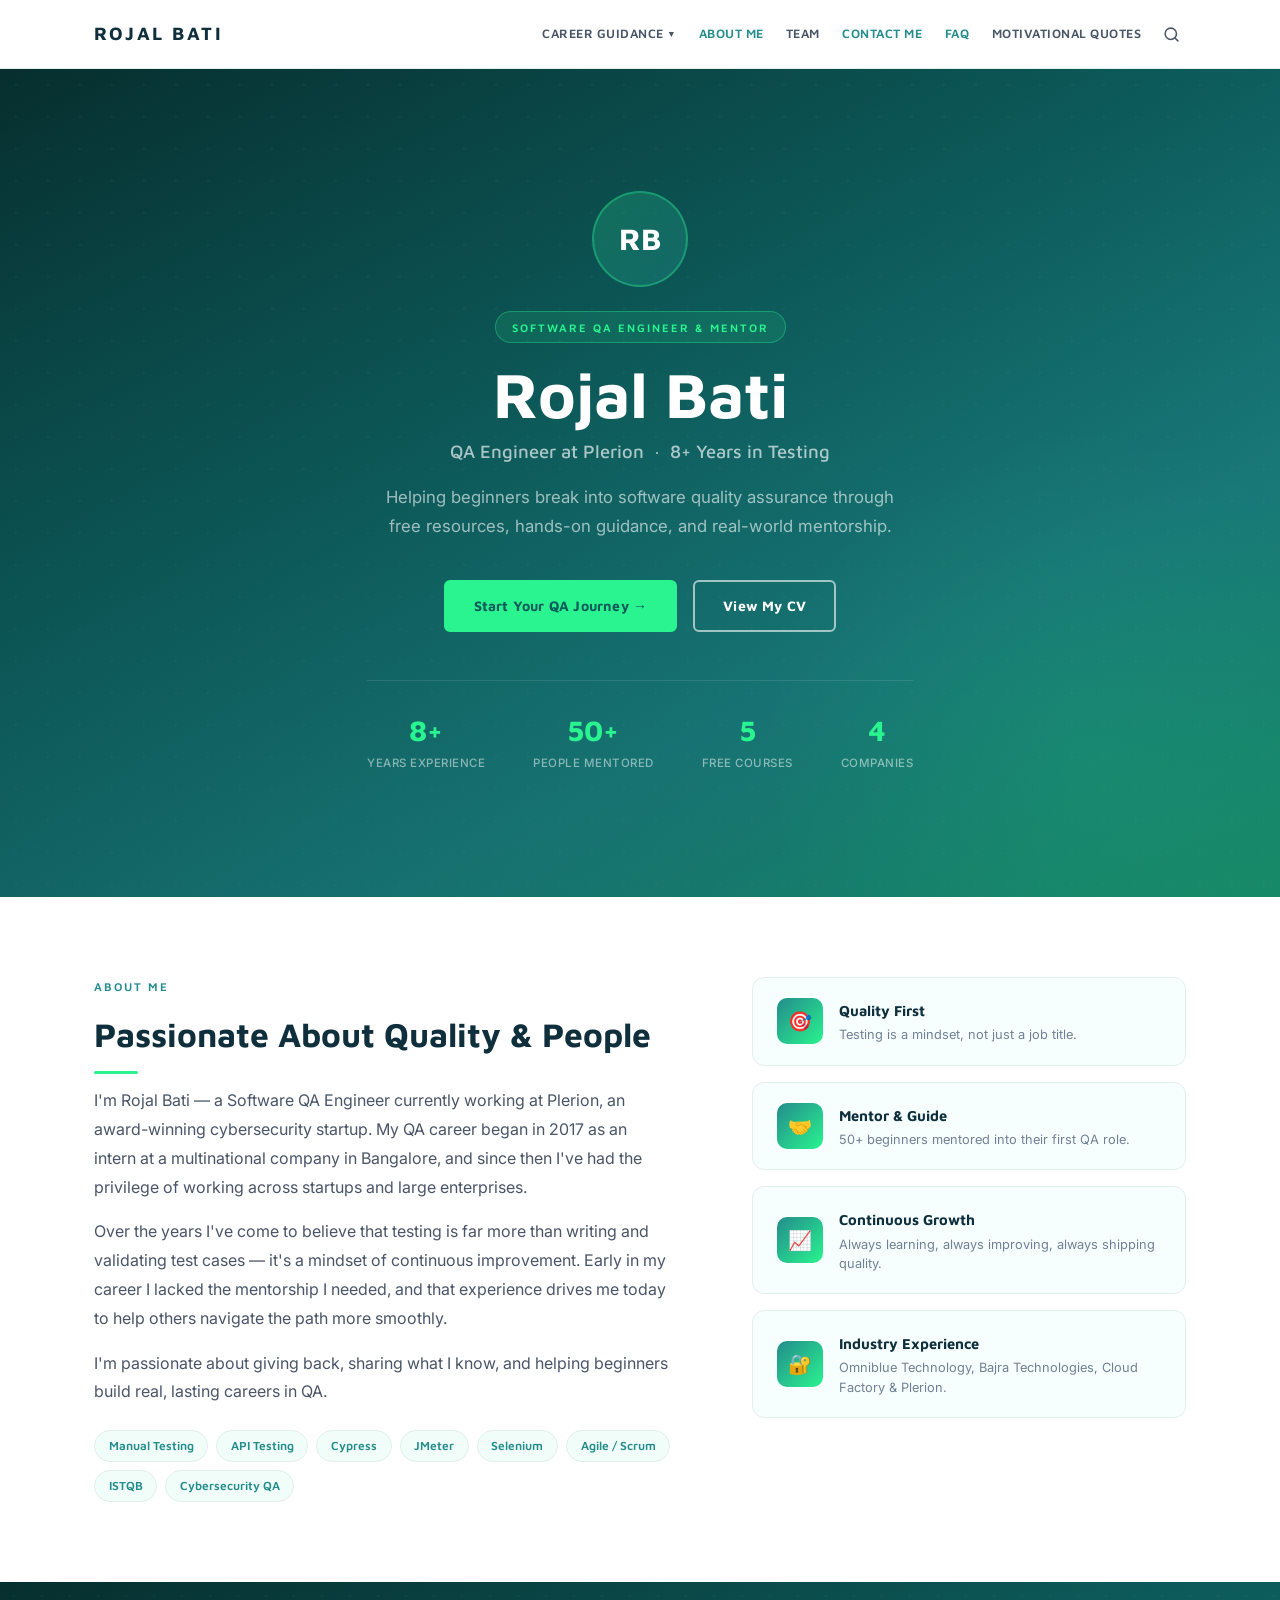
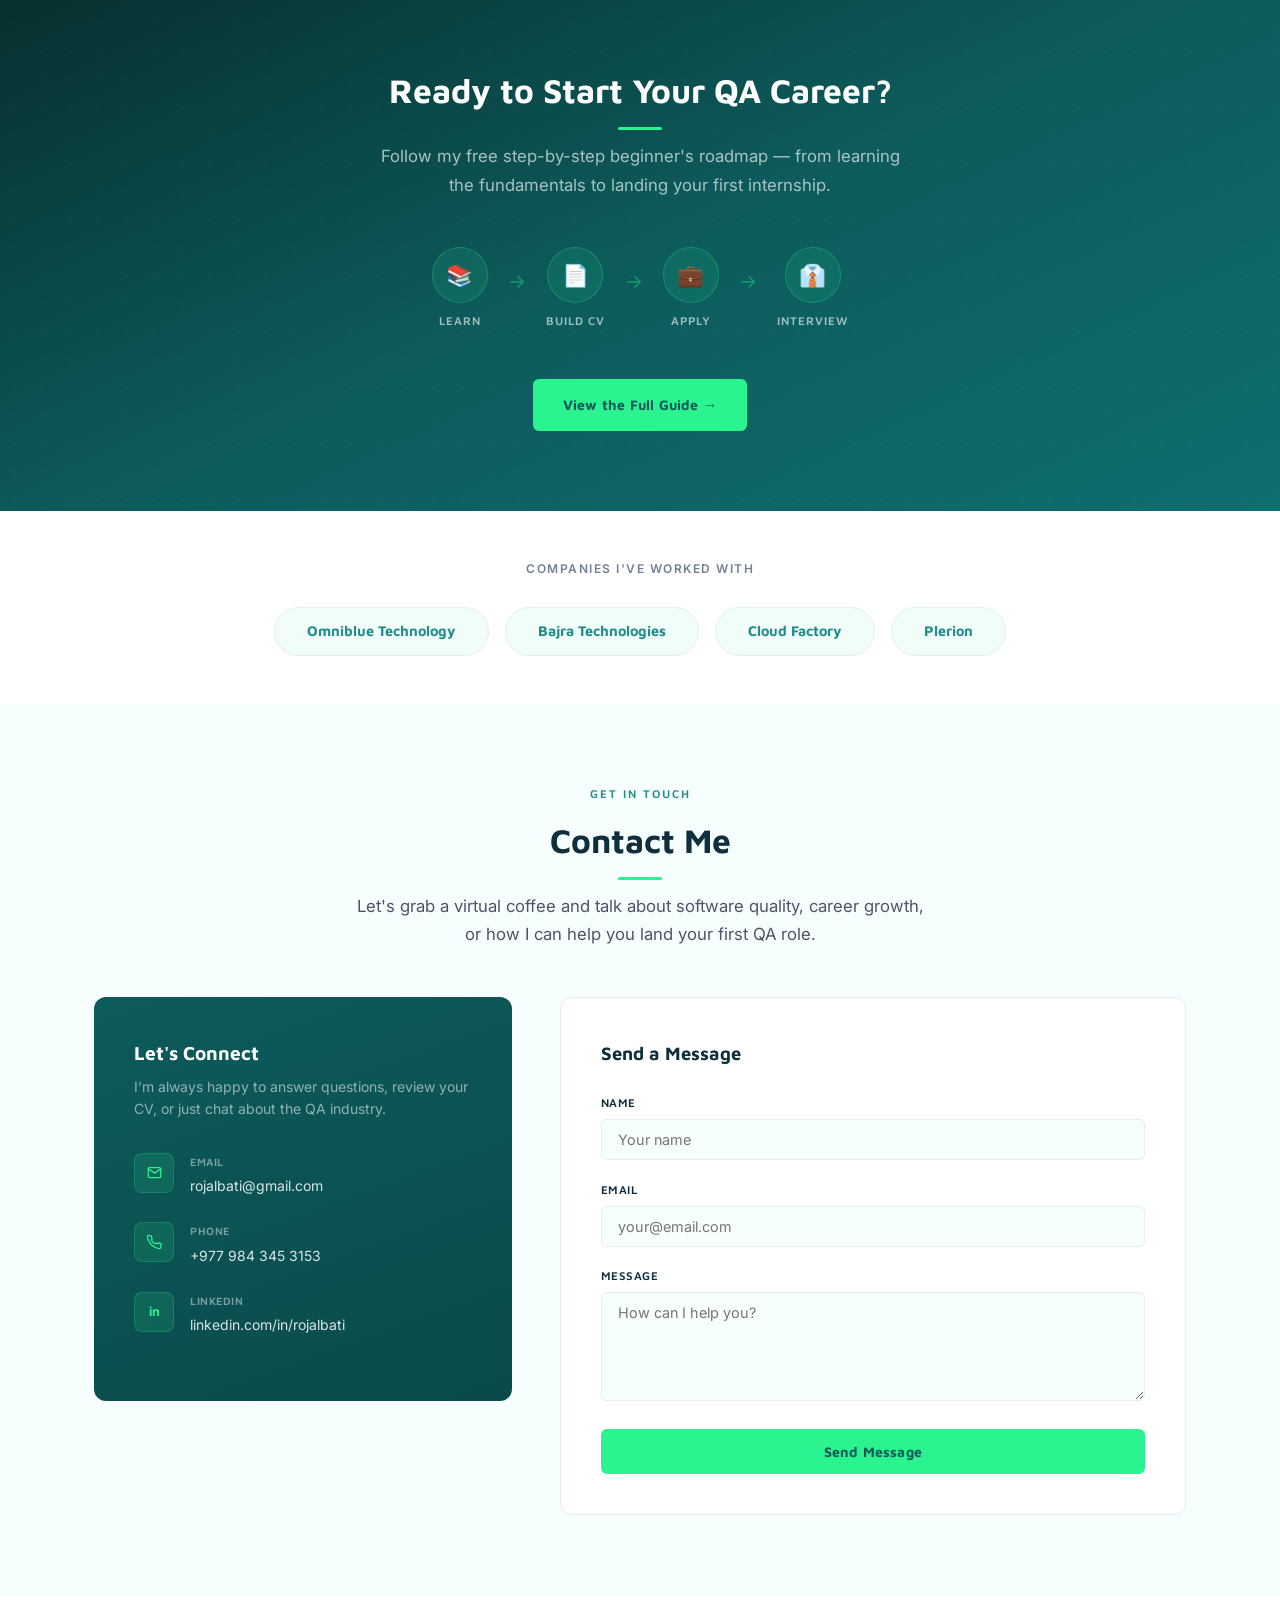
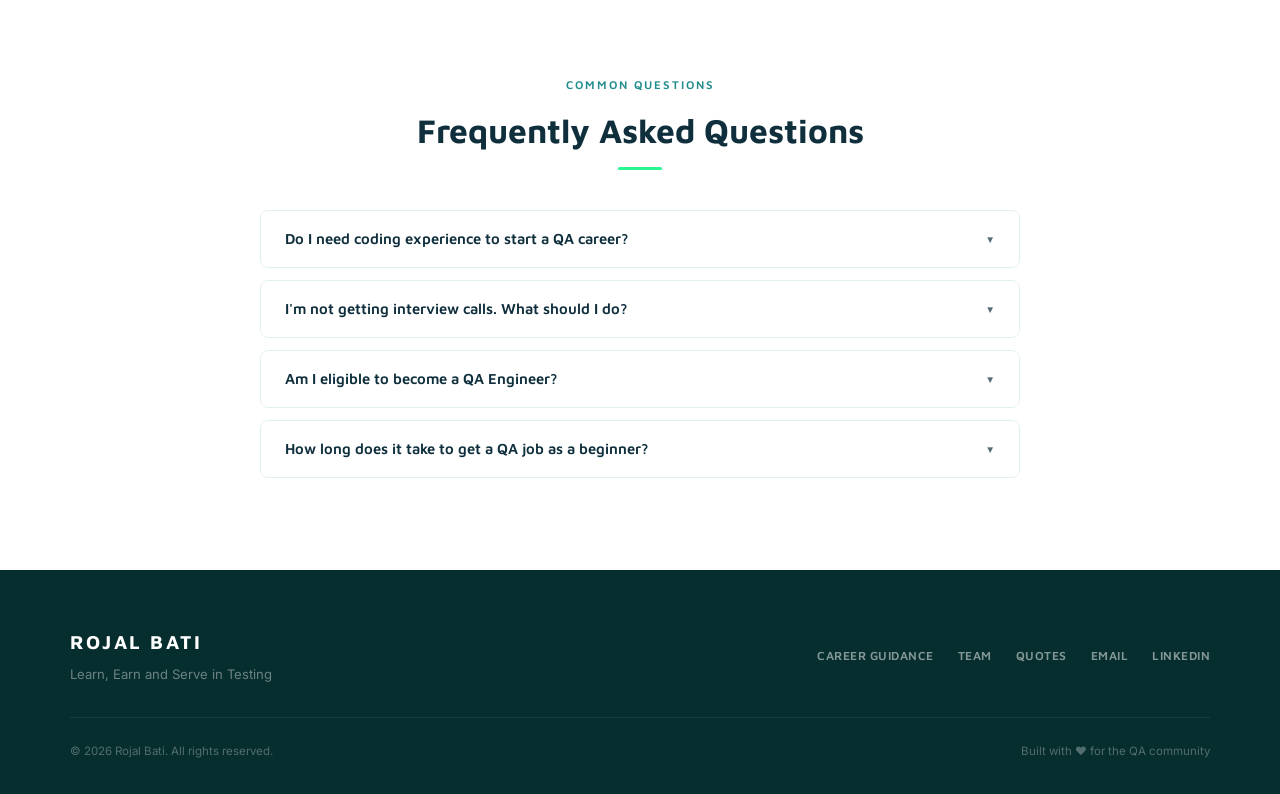
<file: index.html>
<!DOCTYPE html>
<html lang="en">
<head>
  <meta charset="UTF-8" />
  <meta name="viewport" content="width=device-width, initial-scale=1.0" />
  <title>Rojal Bati — Software QA Engineer & Mentor</title>
  <meta name="description" content="Rojal Bati — Software QA Engineer at Plerion. Helping beginners land their first QA role through free career guidance, curated courses, and real-world mentorship." />
  <link rel="preconnect" href="https://fonts.googleapis.com" />
  <link rel="preconnect" href="https://fonts.gstatic.com" crossorigin />
  <link href="https://fonts.googleapis.com/css2?family=Inter:wght@400;500;600&family=Maven+Pro:wght@400;600;700&display=swap" rel="stylesheet" />
  <link rel="stylesheet" href="style.css" />
  <script src="nav.js" defer></script>
</head>
<body>

  <div id="header-placeholder"></div>

  <!-- HERO -->
  <section class="hero">
    <div class="hero-overlay"></div>
    <div class="hero-content">
      <div class="hero-avatar">RB</div>
      <span class="hero-label">Software QA Engineer &amp; Mentor</span>
      <h1 class="hero-title">Rojal Bati</h1>
      <p class="hero-role">QA Engineer at Plerion &nbsp;·&nbsp; 8+ Years in Testing</p>
      <p class="hero-tagline">Helping beginners break into software quality assurance through free resources, hands-on guidance, and real-world mentorship.</p>
      <div class="hero-buttons">
        <a href="career-guidance.html" class="btn btn-hero-primary">Start Your QA Journey &rarr;</a>
        <a href="https://drive.google.com/file/d/1ZV6zfyZ4a313md52zOy6KZWncdwYHofM/view" target="_blank" rel="noopener" class="btn btn-hero-outline">View My CV</a>
      </div>
      <div class="hero-stats">
        <div class="hero-stat">
          <span class="hero-stat-num">8+</span>
          <span class="hero-stat-label">Years Experience</span>
        </div>
        <div class="hero-stat">
          <span class="hero-stat-num">50+</span>
          <span class="hero-stat-label">People Mentored</span>
        </div>
        <div class="hero-stat">
          <span class="hero-stat-num">5</span>
          <span class="hero-stat-label">Free Courses</span>
        </div>
        <div class="hero-stat">
          <span class="hero-stat-num">4</span>
          <span class="hero-stat-label">Companies</span>
        </div>
      </div>
    </div>
  </section>

  <!-- ABOUT -->
  <section class="section about-section" id="about">
    <div class="container">
      <div class="about-grid">
        <div class="about-text">
          <span class="about-eyebrow">About Me</span>
          <h2 class="section-title">Passionate About Quality &amp; People</h2>
          <p>I'm Rojal Bati — a Software QA Engineer currently working at Plerion, an award-winning cybersecurity startup. My QA career began in 2017 as an intern at a multinational company in Bangalore, and since then I've had the privilege of working across startups and large enterprises.</p>
          <p>Over the years I've come to believe that testing is far more than writing and validating test cases — it's a mindset of continuous improvement. Early in my career I lacked the mentorship I needed, and that experience drives me today to help others navigate the path more smoothly.</p>
          <p>I'm passionate about giving back, sharing what I know, and helping beginners build real, lasting careers in QA.</p>
          <div class="skill-chips">
            <span class="chip">Manual Testing</span>
            <span class="chip">API Testing</span>
            <span class="chip">Cypress</span>
            <span class="chip">JMeter</span>
            <span class="chip">Selenium</span>
            <span class="chip">Agile / Scrum</span>
            <span class="chip">ISTQB</span>
            <span class="chip">Cybersecurity QA</span>
          </div>
        </div>
        <div class="about-visual">
          <div class="about-card">
            <div class="about-card-icon">🎯</div>
            <div>
              <h4>Quality First</h4>
              <p>Testing is a mindset, not just a job title.</p>
            </div>
          </div>
          <div class="about-card">
            <div class="about-card-icon">🤝</div>
            <div>
              <h4>Mentor &amp; Guide</h4>
              <p>50+ beginners mentored into their first QA role.</p>
            </div>
          </div>
          <div class="about-card">
            <div class="about-card-icon">📈</div>
            <div>
              <h4>Continuous Growth</h4>
              <p>Always learning, always improving, always shipping quality.</p>
            </div>
          </div>
          <div class="about-card">
            <div class="about-card-icon">🔐</div>
            <div>
              <h4>Industry Experience</h4>
              <p>Omniblue Technology, Bajra Technologies, Cloud Factory &amp; Plerion.</p>
            </div>
          </div>
        </div>
      </div>
    </div>
  </section>

  <!-- CAREER GUIDANCE CTA -->
  <section class="cta-section">
    <div class="container">
      <div class="cta-inner">
        <h2 class="section-title text-center">Ready to Start Your QA Career?</h2>
        <p class="cta-subtitle">Follow my free step-by-step beginner's roadmap — from learning the fundamentals to landing your first internship.</p>
        <div class="cta-steps">
          <div class="cta-step">
            <div class="cta-step-icon">📚</div>
            <span class="cta-step-label">Learn</span>
          </div>
          <span class="cta-step-arrow">&rarr;</span>
          <div class="cta-step">
            <div class="cta-step-icon">📄</div>
            <span class="cta-step-label">Build CV</span>
          </div>
          <span class="cta-step-arrow">&rarr;</span>
          <div class="cta-step">
            <div class="cta-step-icon">💼</div>
            <span class="cta-step-label">Apply</span>
          </div>
          <span class="cta-step-arrow">&rarr;</span>
          <div class="cta-step">
            <div class="cta-step-icon">👔</div>
            <span class="cta-step-label">Interview</span>
          </div>
        </div>
        <a href="career-guidance.html" class="btn btn-hero-primary">View the Full Guide &rarr;</a>
      </div>
    </div>
  </section>

  <!-- COMPANIES -->
  <section class="companies-section" id="companies">
    <div class="container">
      <p class="companies-label">Companies I've worked with</p>
      <div class="companies-row">
        <span class="company-pill">Omniblue Technology</span>
        <span class="company-pill">Bajra Technologies</span>
        <span class="company-pill">Cloud Factory</span>
        <span class="company-pill">Plerion</span>
      </div>
    </div>
  </section>

  <!-- CONTACT -->
  <section class="section contact-section" id="contact">
    <div class="container">
      <span class="section-label" style="text-align:center;display:block;">Get in Touch</span>
      <h2 class="section-title text-center">Contact Me</h2>
      <p class="contact-intro">Let's grab a virtual coffee and talk about software quality, career growth, or how I can help you land your first QA role.</p>
      <div class="contact-grid">
        <div class="contact-info-card">
          <h3>Let's Connect</h3>
          <p>I'm always happy to answer questions, review your CV, or just chat about the QA industry.</p>
          <div class="contact-item">
            <span class="contact-icon">
              <svg xmlns="http://www.w3.org/2000/svg" width="15" height="15" viewBox="0 0 24 24" fill="none" stroke="currentColor" stroke-width="2" stroke-linecap="round" stroke-linejoin="round"><path d="M4 4h16c1.1 0 2 .9 2 2v12c0 1.1-.9 2-2 2H4c-1.1 0-2-.9-2-2V6c0-1.1.9-2 2-2z"/><polyline points="22,6 12,13 2,6"/></svg>
            </span>
            <div>
              <strong>Email</strong>
              <p><a href="mailto:rojalbati@gmail.com">rojalbati@gmail.com</a></p>
            </div>
          </div>
          <div class="contact-item">
            <span class="contact-icon">
              <svg xmlns="http://www.w3.org/2000/svg" width="15" height="15" viewBox="0 0 24 24" fill="none" stroke="currentColor" stroke-width="2" stroke-linecap="round" stroke-linejoin="round"><path d="M22 16.92v3a2 2 0 01-2.18 2 19.79 19.79 0 01-8.63-3.07A19.5 19.5 0 013.07 9.5a19.79 19.79 0 01-3.07-8.67A2 2 0 012.18 1h3a2 2 0 012 1.72c.127.96.361 1.903.7 2.81a2 2 0 01-.45 2.11L6.91 8.09a16 16 0 006 6l.56-.56a2 2 0 012.11-.45c.907.339 1.85.573 2.81.7A2 2 0 0122 16.92z"/></svg>
            </span>
            <div>
              <strong>Phone</strong>
              <p><a href="tel:+9779843453153">+977 984 345 3153</a></p>
            </div>
          </div>
          <div class="contact-item">
            <span class="contact-icon" style="font-size:0.78rem;font-weight:700;">in</span>
            <div>
              <strong>LinkedIn</strong>
              <p><a href="https://linkedin.com/in/rojalbati" target="_blank" rel="noopener">linkedin.com/in/rojalbati</a></p>
            </div>
          </div>
        </div>
        <div class="contact-form-wrap">
          <h3>Send a Message</h3>
          <form id="contactForm" onsubmit="handleSubmit(event)">
            <div class="form-group">
              <label for="name">Name</label>
              <input type="text" id="name" name="name" placeholder="Your name" required />
            </div>
            <div class="form-group">
              <label for="email">Email</label>
              <input type="email" id="email" name="email" placeholder="your@email.com" required />
            </div>
            <div class="form-group">
              <label for="message">Message</label>
              <textarea id="message" name="message" rows="5" placeholder="How can I help you?" required></textarea>
            </div>
            <button type="submit" class="btn btn-primary" style="width:100%;justify-content:center;">Send Message</button>
          </form>
        </div>
      </div>
    </div>
  </section>

  <!-- FAQ -->
  <section class="section faq-section" id="faq">
    <div class="container">
      <span class="section-label" style="text-align:center;display:block;">Common Questions</span>
      <h2 class="section-title text-center">Frequently Asked Questions</h2>
      <div class="faq-list">
        <div class="faq-item">
          <button class="faq-question" onclick="toggleFaq(this)">
            Do I need coding experience to start a QA career?
            <span class="faq-arrow">&#9660;</span>
          </button>
          <div class="faq-answer">
            <p>Not necessarily — but it helps enormously. You can start as a manual tester without writing a single line of code. That's how many QA engineers, including myself, began their journey.</p>
            <p>However, those who learn to code tend to contribute more, advance faster, and earn higher salaries over time. I personally picked up Java and Selenium after starting as a manual tester. My advice: start without code if you must, but commit to learning it alongside your QA fundamentals.</p>
          </div>
        </div>
        <div class="faq-item">
          <button class="faq-question" onclick="toggleFaq(this)">
            I'm not getting interview calls. What should I do?
            <span class="faq-arrow">&#9660;</span>
          </button>
          <div class="faq-answer">
            <p>Here are five things that will make a real difference:</p>
            <ol>
              <li>Build a solid foundation — learn QA fundamentals, terminology, and core tools.</li>
              <li>Craft a strong, ATS-optimised CV that mirrors job descriptions.</li>
              <li>Keep your LinkedIn active — post your learnings, certifications, and projects.</li>
              <li>Research the tools used by real QA engineers and add them to your skillset.</li>
              <li>Apply broadly, including internships — each application teaches you something valuable.</li>
            </ol>
          </div>
        </div>
        <div class="faq-item">
          <button class="faq-question" onclick="toggleFaq(this)">
            Am I eligible to become a QA Engineer?
            <span class="faq-arrow">&#9660;</span>
          </button>
          <div class="faq-answer">
            <p>If you're detail-oriented, curious, and genuinely care about user experience, QA is a great fit. Great testers tend to be creative thinkers who enjoy breaking things in order to make them better.</p>
            <p>Even without a technical background you can break into QA with dedication and the right guidance. The field welcomes people from diverse backgrounds — what matters most is your commitment to quality and continuous learning.</p>
          </div>
        </div>
        <div class="faq-item">
          <button class="faq-question" onclick="toggleFaq(this)">
            How long does it take to get a QA job as a beginner?
            <span class="faq-arrow">&#9660;</span>
          </button>
          <div class="faq-answer">
            <p>With focused effort, most beginners are interview-ready within 2–3 months of following a structured path — completing the core courses, building a targeted CV, and actively applying.</p>
            <p>The timeline depends on your consistency, how much time you invest daily, and the job market in your area. Internships are a great entry point; many convert into full-time roles.</p>
          </div>
        </div>
      </div>
    </div>
  </section>

  <div id="footer-placeholder"></div>
  <script src="script.js"></script>
</body>
</html>
</file>
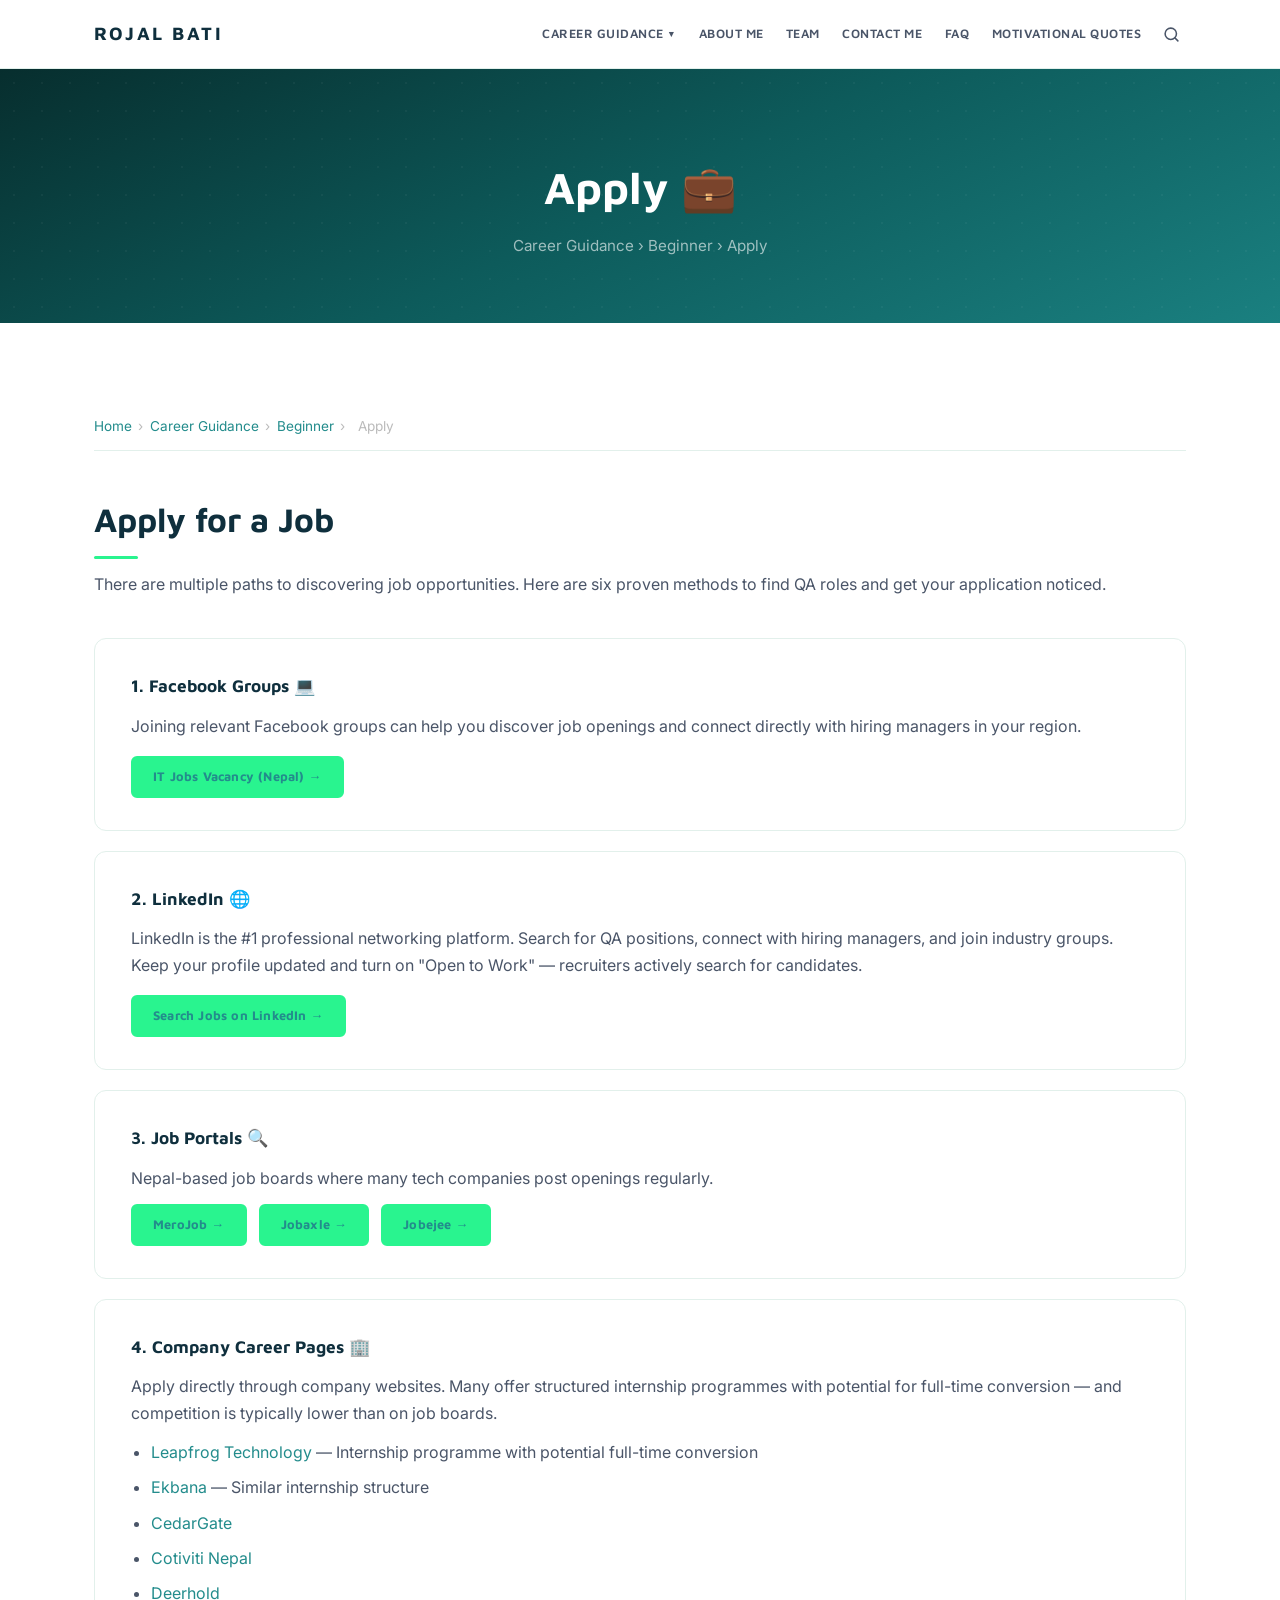
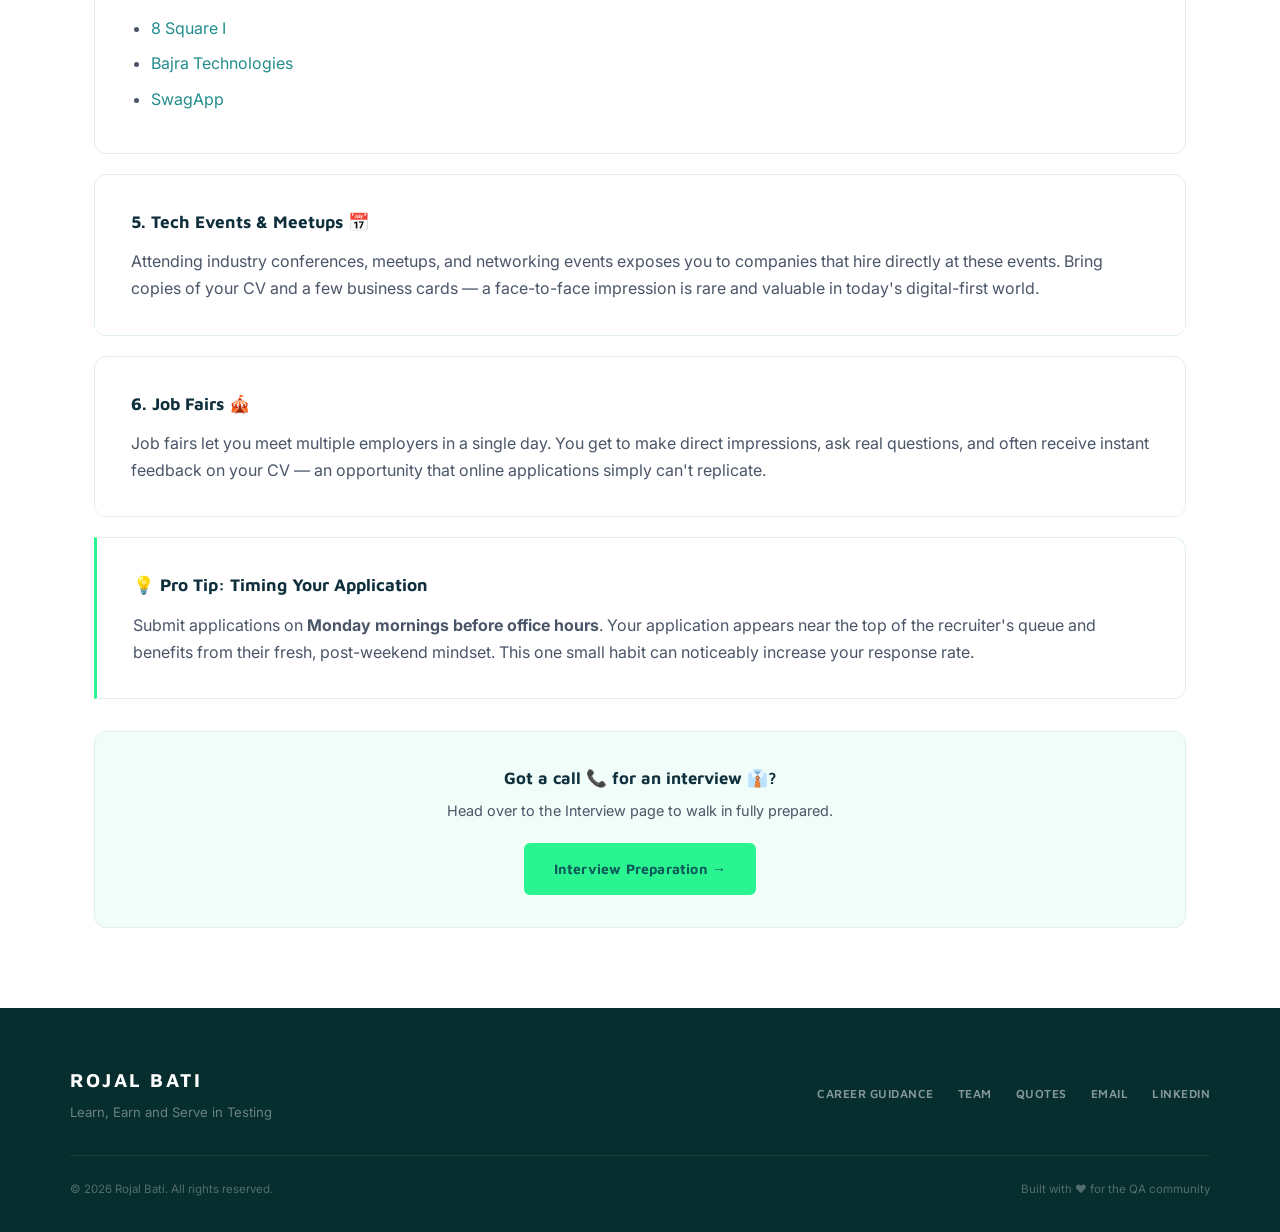
<file: apply.html>
<!DOCTYPE html>
<html lang="en">
<head>
  <meta charset="UTF-8" />
  <meta name="viewport" content="width=device-width, initial-scale=1.0" />
  <title>Apply — Career Guidance | Rojal Bati</title>
  <meta name="description" content="Six proven methods to find and apply for QA engineering roles." />
  <link rel="preconnect" href="https://fonts.googleapis.com" />
  <link rel="preconnect" href="https://fonts.gstatic.com" crossorigin />
  <link href="https://fonts.googleapis.com/css2?family=Inter:wght@400;500;600&family=Maven+Pro:wght@400;600;700&display=swap" rel="stylesheet" />
  <link rel="stylesheet" href="style.css" />
  <script src="nav.js" defer></script>
</head>
<body>

  <div id="header-placeholder"></div>

  <section class="page-hero">
    <div class="page-hero-content">
      <h1 class="page-hero-title">Apply 💼</h1>
      <p class="page-hero-sub">Career Guidance &rsaquo; Beginner &rsaquo; Apply</p>
    </div>
  </section>

  <section class="section">
    <div class="container">
      <div class="breadcrumb">
        <a href="index.html">Home</a><span>&#8250;</span>
        <a href="career-guidance.html">Career Guidance</a><span>&#8250;</span>
        <a href="career-guidance.html">Beginner</a><span>&#8250;</span>
        <span>Apply</span>
      </div>

      <h2 class="section-title">Apply for a Job</h2>
      <p style="color:var(--text);margin-bottom:2.5rem;">There are multiple paths to discovering job opportunities. Here are six proven methods to find QA roles and get your application noticed.</p>

      <div class="content-card">
        <h3>1. Facebook Groups 💻</h3>
        <p>Joining relevant Facebook groups can help you discover job openings and connect directly with hiring managers in your region.</p>
        <a href="https://www.facebook.com/groups/231924633676927" target="_blank" rel="noopener" class="btn btn-primary" style="font-size:0.8rem;padding:0.5rem 1.25rem;margin-top:0.25rem;">
          IT Jobs Vacancy (Nepal) &rarr;
        </a>
      </div>

      <div class="content-card">
        <h3>2. LinkedIn 🌐</h3>
        <p>LinkedIn is the #1 professional networking platform. Search for QA positions, connect with hiring managers, and join industry groups. Keep your profile updated and turn on "Open to Work" — recruiters actively search for candidates.</p>
        <a href="https://www.linkedin.com/jobs/" target="_blank" rel="noopener" class="btn btn-primary" style="font-size:0.8rem;padding:0.5rem 1.25rem;margin-top:0.25rem;">
          Search Jobs on LinkedIn &rarr;
        </a>
      </div>

      <div class="content-card">
        <h3>3. Job Portals 🔍</h3>
        <p>Nepal-based job boards where many tech companies post openings regularly.</p>
        <div style="display:flex;gap:0.75rem;flex-wrap:wrap;margin-top:0.75rem;">
          <a href="https://merojob.com/" target="_blank" rel="noopener" class="btn btn-primary" style="font-size:0.8rem;padding:0.5rem 1.25rem;">MeroJob &rarr;</a>
          <a href="https://jobaxle.com/" target="_blank" rel="noopener" class="btn btn-primary" style="font-size:0.8rem;padding:0.5rem 1.25rem;">Jobaxle &rarr;</a>
          <a href="https://www.jobejee.com/" target="_blank" rel="noopener" class="btn btn-primary" style="font-size:0.8rem;padding:0.5rem 1.25rem;">Jobejee &rarr;</a>
        </div>
      </div>

      <div class="content-card">
        <h3>4. Company Career Pages 🏢</h3>
        <p>Apply directly through company websites. Many offer structured internship programmes with potential for full-time conversion — and competition is typically lower than on job boards.</p>
        <ul style="margin-top:0.75rem;">
          <li><a href="https://career.lftechnology.com/" target="_blank" rel="noopener">Leapfrog Technology</a> — Internship programme with potential full-time conversion</li>
          <li><a href="https://careers.ekbana.com/" target="_blank" rel="noopener">Ekbana</a> — Similar internship structure</li>
          <li><a href="https://www.cedargate.com/careers/" target="_blank" rel="noopener">CedarGate</a></li>
          <li><a href="http://www.cotiviti.com.np/jobs" target="_blank" rel="noopener">Cotiviti Nepal</a></li>
          <li><a href="https://deerhold.com/career/" target="_blank" rel="noopener">Deerhold</a></li>
          <li><a href="https://8squarei.com/career/" target="_blank" rel="noopener">8 Square I</a></li>
          <li><a href="https://www.bajratechnologies.com/jobs" target="_blank" rel="noopener">Bajra Technologies</a></li>
          <li><a href="https://jobs.swagapp.com/jobs/organisations/3ad0881c-8ceb-4afe-946a-74b401427bbc" target="_blank" rel="noopener">SwagApp</a></li>
        </ul>
      </div>

      <div class="content-card">
        <h3>5. Tech Events &amp; Meetups 📅</h3>
        <p>Attending industry conferences, meetups, and networking events exposes you to companies that hire directly at these events. Bring copies of your CV and a few business cards — a face-to-face impression is rare and valuable in today's digital-first world.</p>
      </div>

      <div class="content-card">
        <h3>6. Job Fairs 🎪</h3>
        <p>Job fairs let you meet multiple employers in a single day. You get to make direct impressions, ask real questions, and often receive instant feedback on your CV — an opportunity that online applications simply can't replicate.</p>
      </div>

      <div class="content-card" style="border-left:3px solid var(--accent);border-radius:0 var(--radius) var(--radius) 0;">
        <h3>💡 Pro Tip: Timing Your Application</h3>
        <p>Submit applications on <strong>Monday mornings before office hours</strong>. Your application appears near the top of the recruiter's queue and benefits from their fresh, post-weekend mindset. This one small habit can noticeably increase your response rate.</p>
      </div>

      <div style="background:var(--surface);border:1px solid var(--border);border-radius:var(--radius);padding:2rem;margin-top:2rem;text-align:center;">
        <p style="color:var(--heading);font-family:'Maven Pro',sans-serif;font-weight:700;font-size:1.05rem;margin:0 0 0.4rem;">Got a call 📞 for an interview 👔?</p>
        <p style="color:var(--text);margin:0 0 1.25rem;font-size:0.9rem;">Head over to the Interview page to walk in fully prepared.</p>
        <a href="interview.html" class="btn btn-primary">Interview Preparation &rarr;</a>
      </div>
    </div>
  </section>

  <div id="footer-placeholder"></div>
  <script src="script.js"></script>
</body>
</html>
</file>
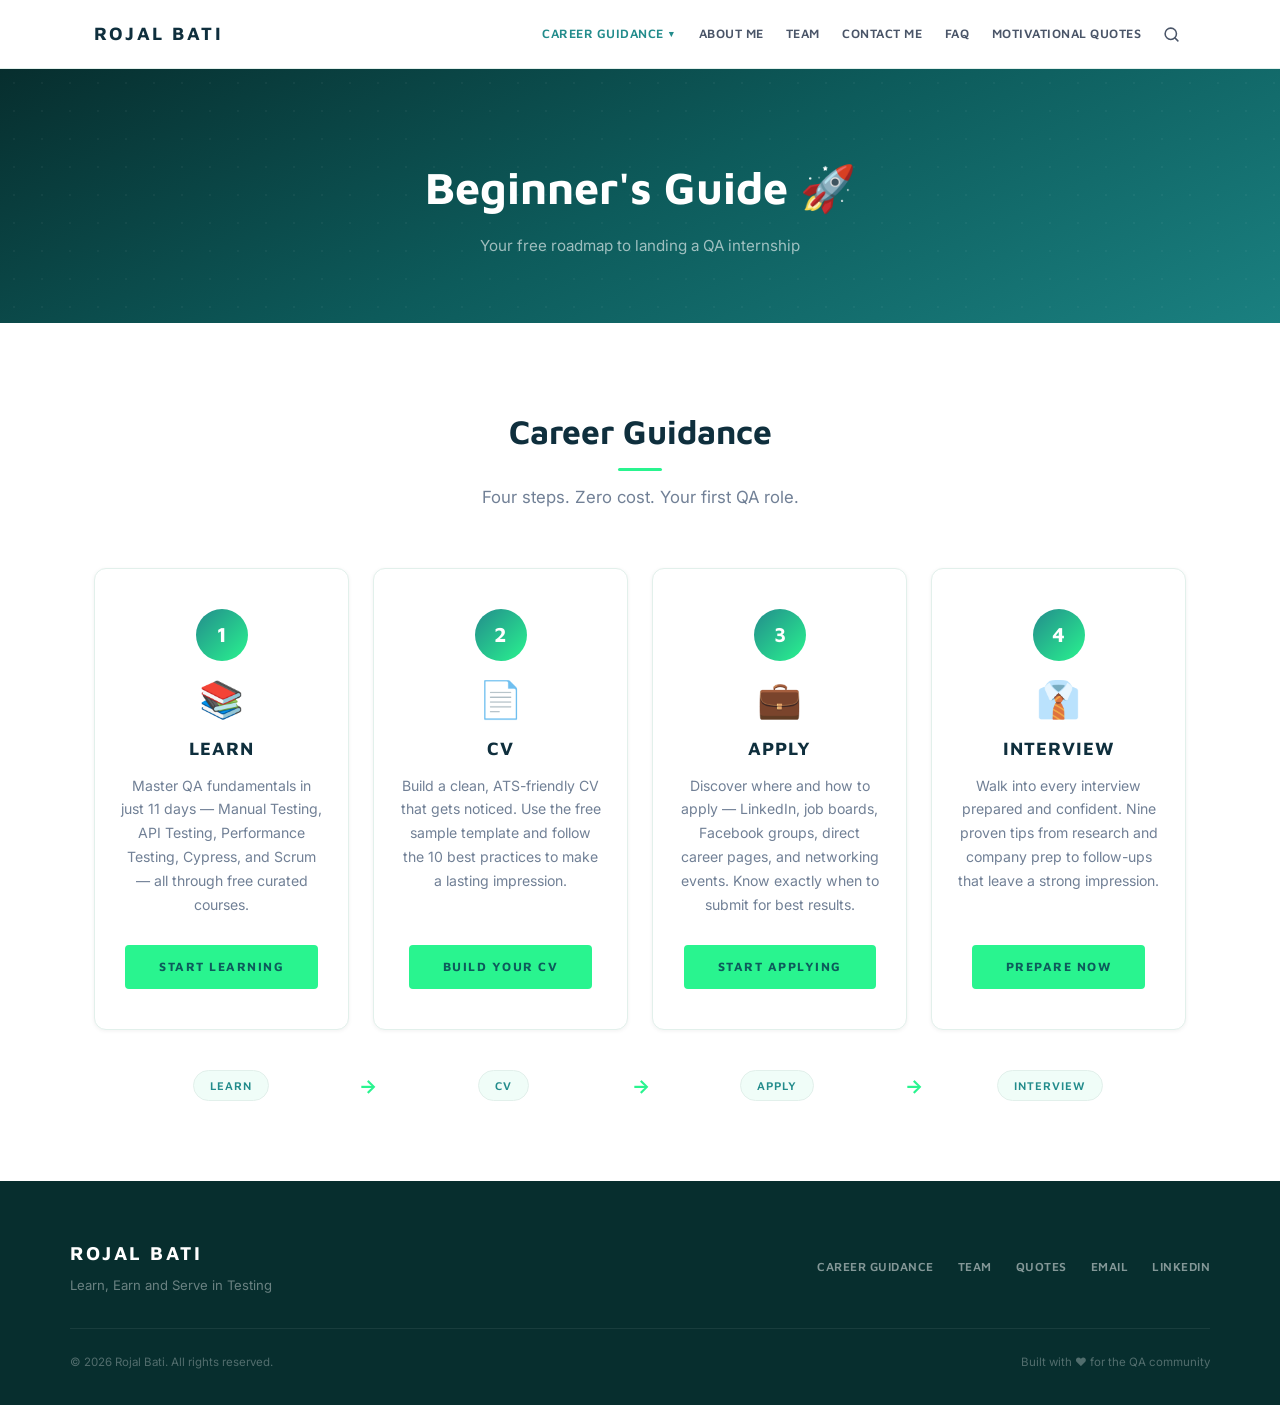
<file: career-guidance.html>
<!DOCTYPE html>
<html lang="en">
<head>
  <meta charset="UTF-8" />
  <meta name="viewport" content="width=device-width, initial-scale=1.0" />
  <title>Career Guidance — Beginner's Guide | Rojal Bati</title>
  <meta name="description" content="A free step-by-step guide to landing your first QA internship — Learn, CV, Apply, Interview." />
  <link rel="preconnect" href="https://fonts.googleapis.com" />
  <link rel="preconnect" href="https://fonts.gstatic.com" crossorigin />
  <link href="https://fonts.googleapis.com/css2?family=Inter:wght@400;500;600&family=Maven+Pro:wght@400;600;700&display=swap" rel="stylesheet" />
  <link rel="stylesheet" href="style.css" />
  <script src="nav.js" defer></script>
</head>
<body>

  <div id="header-placeholder"></div>

  <section class="page-hero">
    <div class="page-hero-content">
      <h1 class="page-hero-title">Beginner's Guide 🚀</h1>
      <p class="page-hero-sub">Your free roadmap to landing a QA internship</p>
    </div>
  </section>

  <section class="steps-section">
    <div class="container">

      <div class="steps-intro">
        <h2 class="section-title text-center">Career Guidance</h2>
        <p>Four steps. Zero cost. Your first QA role.</p>
      </div>

      <div class="steps-grid">

        <div class="step-card">
          <div class="step-number">1</div>
          <div class="step-icon">📚</div>
          <div class="step-title">Learn</div>
          <p class="step-desc">Master QA fundamentals in just 11 days — Manual Testing, API Testing, Performance Testing, Cypress, and Scrum — all through free curated courses.</p>
          <a href="learn.html" class="step-btn">Start Learning</a>
        </div>

        <div class="step-card">
          <div class="step-number">2</div>
          <div class="step-icon">📄</div>
          <div class="step-title">CV</div>
          <p class="step-desc">Build a clean, ATS-friendly CV that gets noticed. Use the free sample template and follow the 10 best practices to make a lasting impression.</p>
          <a href="cv.html" class="step-btn">Build Your CV</a>
        </div>

        <div class="step-card">
          <div class="step-number">3</div>
          <div class="step-icon">💼</div>
          <div class="step-title">Apply</div>
          <p class="step-desc">Discover where and how to apply — LinkedIn, job boards, Facebook groups, direct career pages, and networking events. Know exactly when to submit for best results.</p>
          <a href="apply.html" class="step-btn">Start Applying</a>
        </div>

        <div class="step-card">
          <div class="step-number">4</div>
          <div class="step-icon">👔</div>
          <div class="step-title">Interview</div>
          <p class="step-desc">Walk into every interview prepared and confident. Nine proven tips from research and company prep to follow-ups that leave a strong impression.</p>
          <a href="interview.html" class="step-btn">Prepare Now</a>
        </div>

      </div>

      <div class="steps-flow">
        <div class="flow-step"><span class="flow-label">Learn</span></div>
        <div class="flow-step"><span class="flow-label">CV</span></div>
        <div class="flow-step"><span class="flow-label">Apply</span></div>
        <div class="flow-step"><span class="flow-label">Interview</span></div>
      </div>

    </div>
  </section>

  <div id="footer-placeholder"></div>
  <script src="script.js"></script>
</body>
</html>
</file>
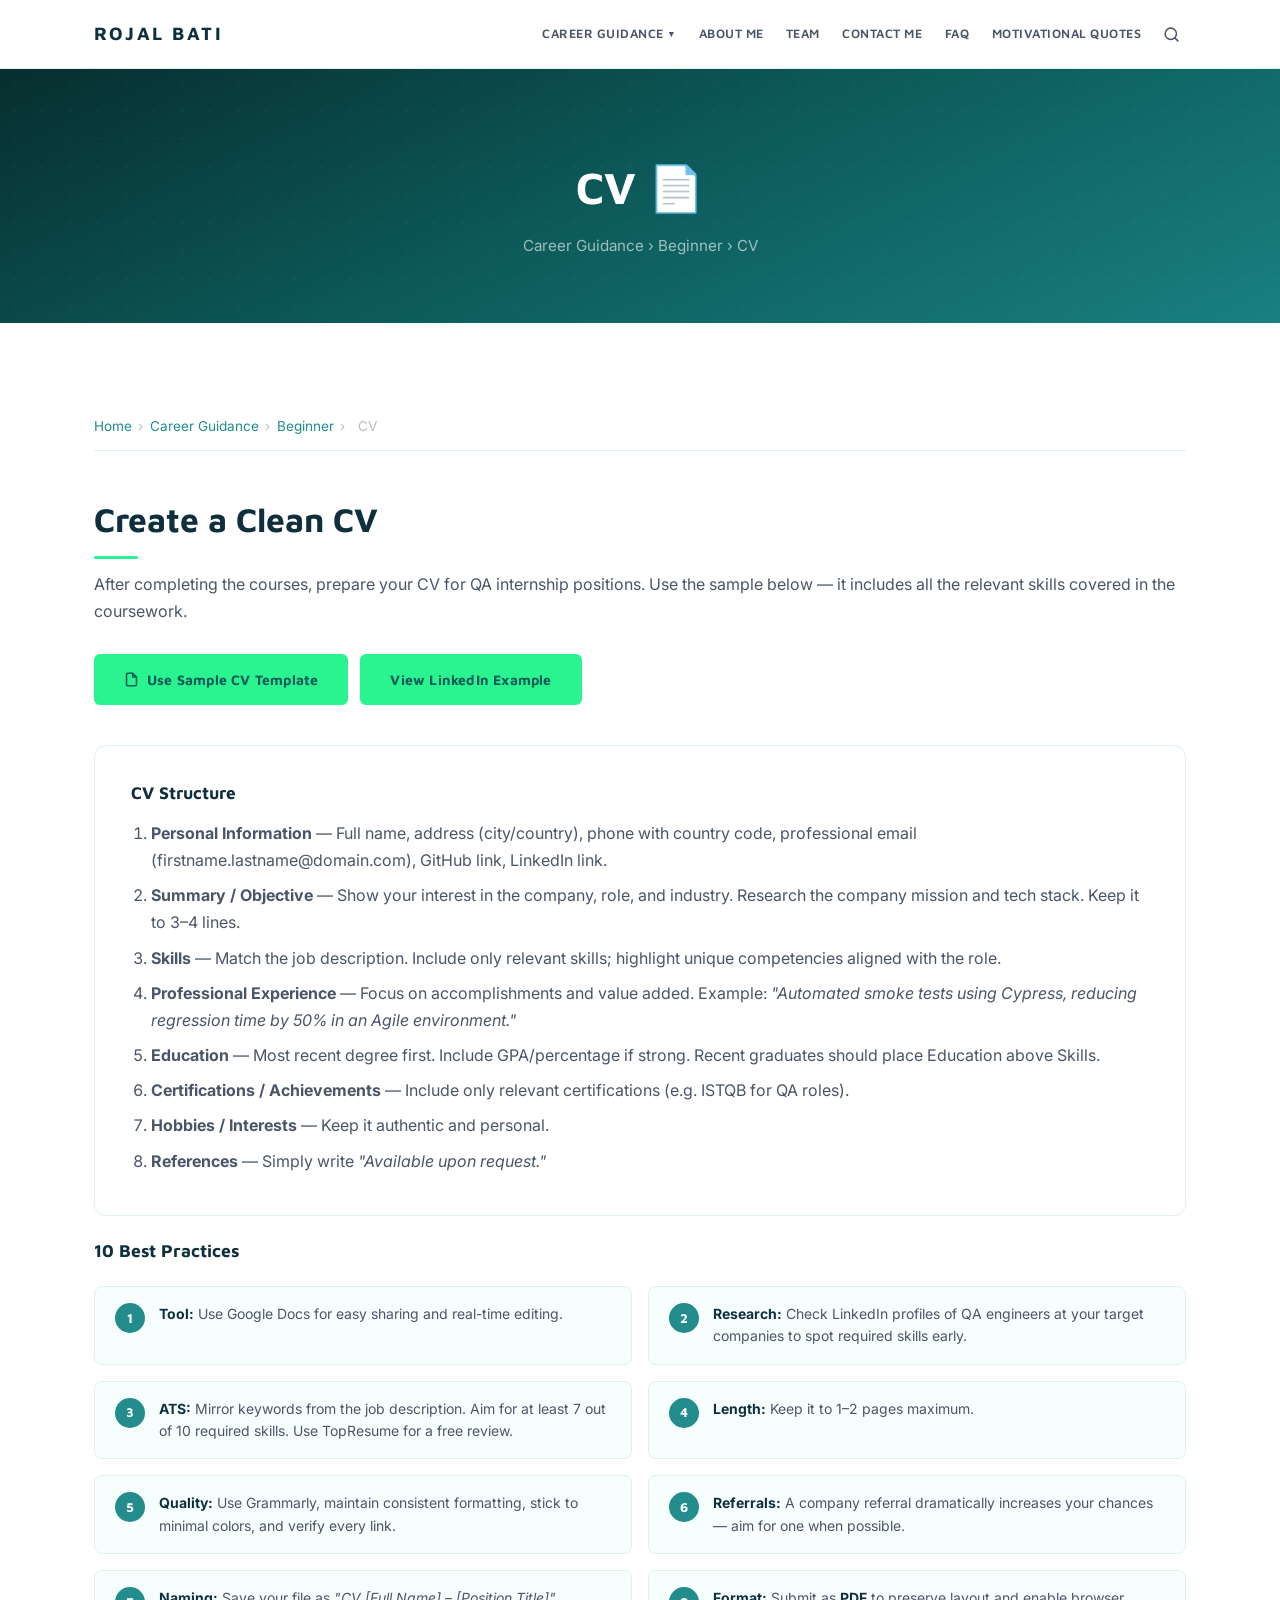
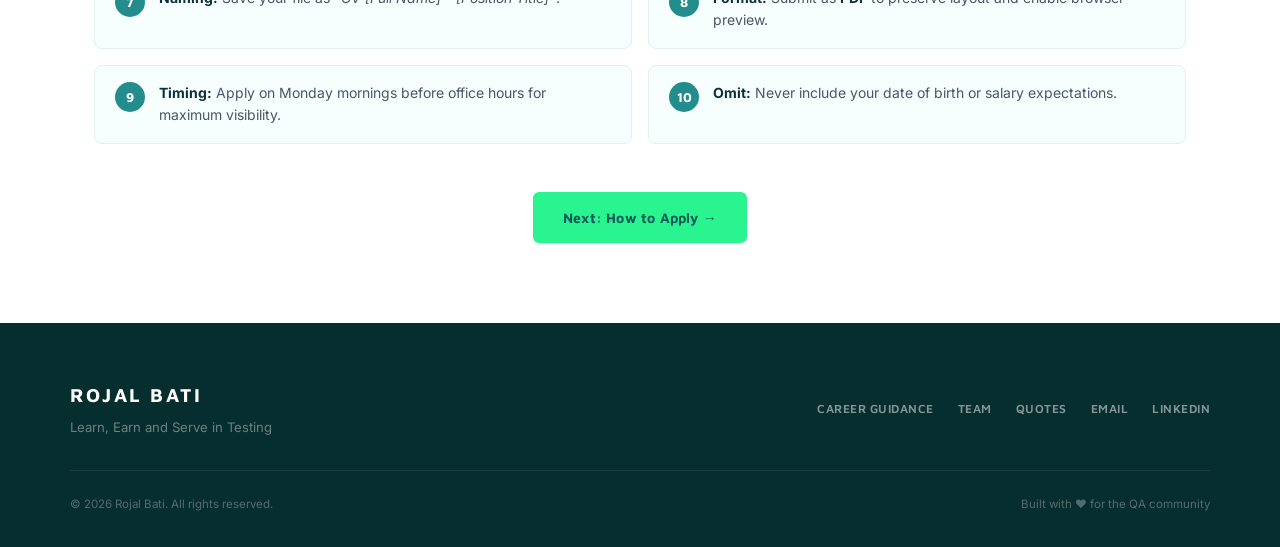
<file: cv.html>
<!DOCTYPE html>
<html lang="en">
<head>
  <meta charset="UTF-8" />
  <meta name="viewport" content="width=device-width, initial-scale=1.0" />
  <title>CV — Career Guidance | Rojal Bati</title>
  <meta name="description" content="How to create a clean, effective QA engineer CV that gets interview calls." />
  <link rel="preconnect" href="https://fonts.googleapis.com" />
  <link rel="preconnect" href="https://fonts.gstatic.com" crossorigin />
  <link href="https://fonts.googleapis.com/css2?family=Inter:wght@400;500;600&family=Maven+Pro:wght@400;600;700&display=swap" rel="stylesheet" />
  <link rel="stylesheet" href="style.css" />
  <script src="nav.js" defer></script>
  <style>
    .tip-grid { display: grid; grid-template-columns: repeat(2, 1fr); gap: 1rem; margin-bottom: 2rem; }
    @media (max-width: 640px) { .tip-grid { grid-template-columns: 1fr; } }
    .tip-item {
      display: flex; gap: 0.9rem; align-items: flex-start;
      background: var(--bg-soft); border: 1px solid var(--border);
      border-radius: var(--radius-sm); padding: 1rem 1.25rem;
    }
    .tip-num {
      width: 30px; height: 30px; background: var(--primary); color: #fff;
      border-radius: 50%; display: flex; align-items: center; justify-content: center;
      font-family: 'Maven Pro', sans-serif; font-weight: 700; font-size: 0.82rem; flex-shrink: 0;
    }
    .tip-item p { color: var(--text); font-size: 0.875rem; margin: 0; line-height: 1.6; }
    .tip-item strong { color: var(--heading); }
  </style>
</head>
<body>

  <div id="header-placeholder"></div>

  <section class="page-hero">
    <div class="page-hero-content">
      <h1 class="page-hero-title">CV 📄</h1>
      <p class="page-hero-sub">Career Guidance &rsaquo; Beginner &rsaquo; CV</p>
    </div>
  </section>

  <section class="section">
    <div class="container">
      <div class="breadcrumb">
        <a href="index.html">Home</a><span>&#8250;</span>
        <a href="career-guidance.html">Career Guidance</a><span>&#8250;</span>
        <a href="career-guidance.html">Beginner</a><span>&#8250;</span>
        <span>CV</span>
      </div>

      <h2 class="section-title">Create a Clean CV</h2>
      <p style="color:var(--text);margin-bottom:1.75rem;">After completing the courses, prepare your CV for QA internship positions. Use the sample below — it includes all the relevant skills covered in the coursework.</p>

      <div style="display:flex;gap:0.75rem;flex-wrap:wrap;margin-bottom:2.5rem;">
        <a href="https://docs.google.com/document/d/1fJFEONJflhQU-bdZ6h5rNcuHorAPsOCsb2ypZGeik44/copy" target="_blank" rel="noopener" class="btn btn-primary">
          <svg xmlns="http://www.w3.org/2000/svg" width="15" height="15" viewBox="0 0 24 24" fill="none" stroke="currentColor" stroke-width="2.5" stroke-linecap="round" stroke-linejoin="round"><path d="M14 2H6a2 2 0 00-2 2v16a2 2 0 002 2h12a2 2 0 002-2V8z"/><polyline points="14 2 14 8 20 8"/></svg>
          Use Sample CV Template
        </a>
        <a href="https://www.linkedin.com/in/rojalbati/" target="_blank" rel="noopener" class="btn btn-primary">
          View LinkedIn Example
        </a>
      </div>

      <div class="content-card">
        <h3>CV Structure</h3>
        <ol>
          <li><strong>Personal Information</strong> — Full name, address (city/country), phone with country code, professional email (firstname.lastname@domain.com), GitHub link, LinkedIn link.</li>
          <li><strong>Summary / Objective</strong> — Show your interest in the company, role, and industry. Research the company mission and tech stack. Keep it to 3–4 lines.</li>
          <li><strong>Skills</strong> — Match the job description. Include only relevant skills; highlight unique competencies aligned with the role.</li>
          <li><strong>Professional Experience</strong> — Focus on accomplishments and value added. Example: <em>"Automated smoke tests using Cypress, reducing regression time by 50% in an Agile environment."</em></li>
          <li><strong>Education</strong> — Most recent degree first. Include GPA/percentage if strong. Recent graduates should place Education above Skills.</li>
          <li><strong>Certifications / Achievements</strong> — Include only relevant certifications (e.g. ISTQB for QA roles).</li>
          <li><strong>Hobbies / Interests</strong> — Keep it authentic and personal.</li>
          <li><strong>References</strong> — Simply write <em>"Available upon request."</em></li>
        </ol>
      </div>

      <h3 style="font-family:'Maven Pro',sans-serif;font-weight:700;color:var(--heading);margin-bottom:1.25rem;font-size:1.1rem;">10 Best Practices</h3>
      <div class="tip-grid">
        <div class="tip-item"><div class="tip-num">1</div><p><strong>Tool:</strong> Use Google Docs for easy sharing and real-time editing.</p></div>
        <div class="tip-item"><div class="tip-num">2</div><p><strong>Research:</strong> Check LinkedIn profiles of QA engineers at your target companies to spot required skills early.</p></div>
        <div class="tip-item"><div class="tip-num">3</div><p><strong>ATS:</strong> Mirror keywords from the job description. Aim for at least 7 out of 10 required skills. Use <a href="https://www.topresume.com/" target="_blank" rel="noopener">TopResume</a> for a free review.</p></div>
        <div class="tip-item"><div class="tip-num">4</div><p><strong>Length:</strong> Keep it to 1–2 pages maximum.</p></div>
        <div class="tip-item"><div class="tip-num">5</div><p><strong>Quality:</strong> Use Grammarly, maintain consistent formatting, stick to minimal colors, and verify every link.</p></div>
        <div class="tip-item"><div class="tip-num">6</div><p><strong>Referrals:</strong> A company referral dramatically increases your chances — aim for one when possible.</p></div>
        <div class="tip-item"><div class="tip-num">7</div><p><strong>Naming:</strong> Save your file as <em>"CV [Full Name] – [Position Title]"</em>.</p></div>
        <div class="tip-item"><div class="tip-num">8</div><p><strong>Format:</strong> Submit as <strong>PDF</strong> to preserve layout and enable browser preview.</p></div>
        <div class="tip-item"><div class="tip-num">9</div><p><strong>Timing:</strong> Apply on Monday mornings before office hours for maximum visibility.</p></div>
        <div class="tip-item"><div class="tip-num">10</div><p><strong>Omit:</strong> Never include your date of birth or salary expectations.</p></div>
      </div>

      <div style="text-align:center;margin-top:3rem;">
        <a href="apply.html" class="btn btn-primary">Next: How to Apply &rarr;</a>
      </div>
    </div>
  </section>

  <div id="footer-placeholder"></div>
  <script src="script.js"></script>
</body>
</html>
</file>
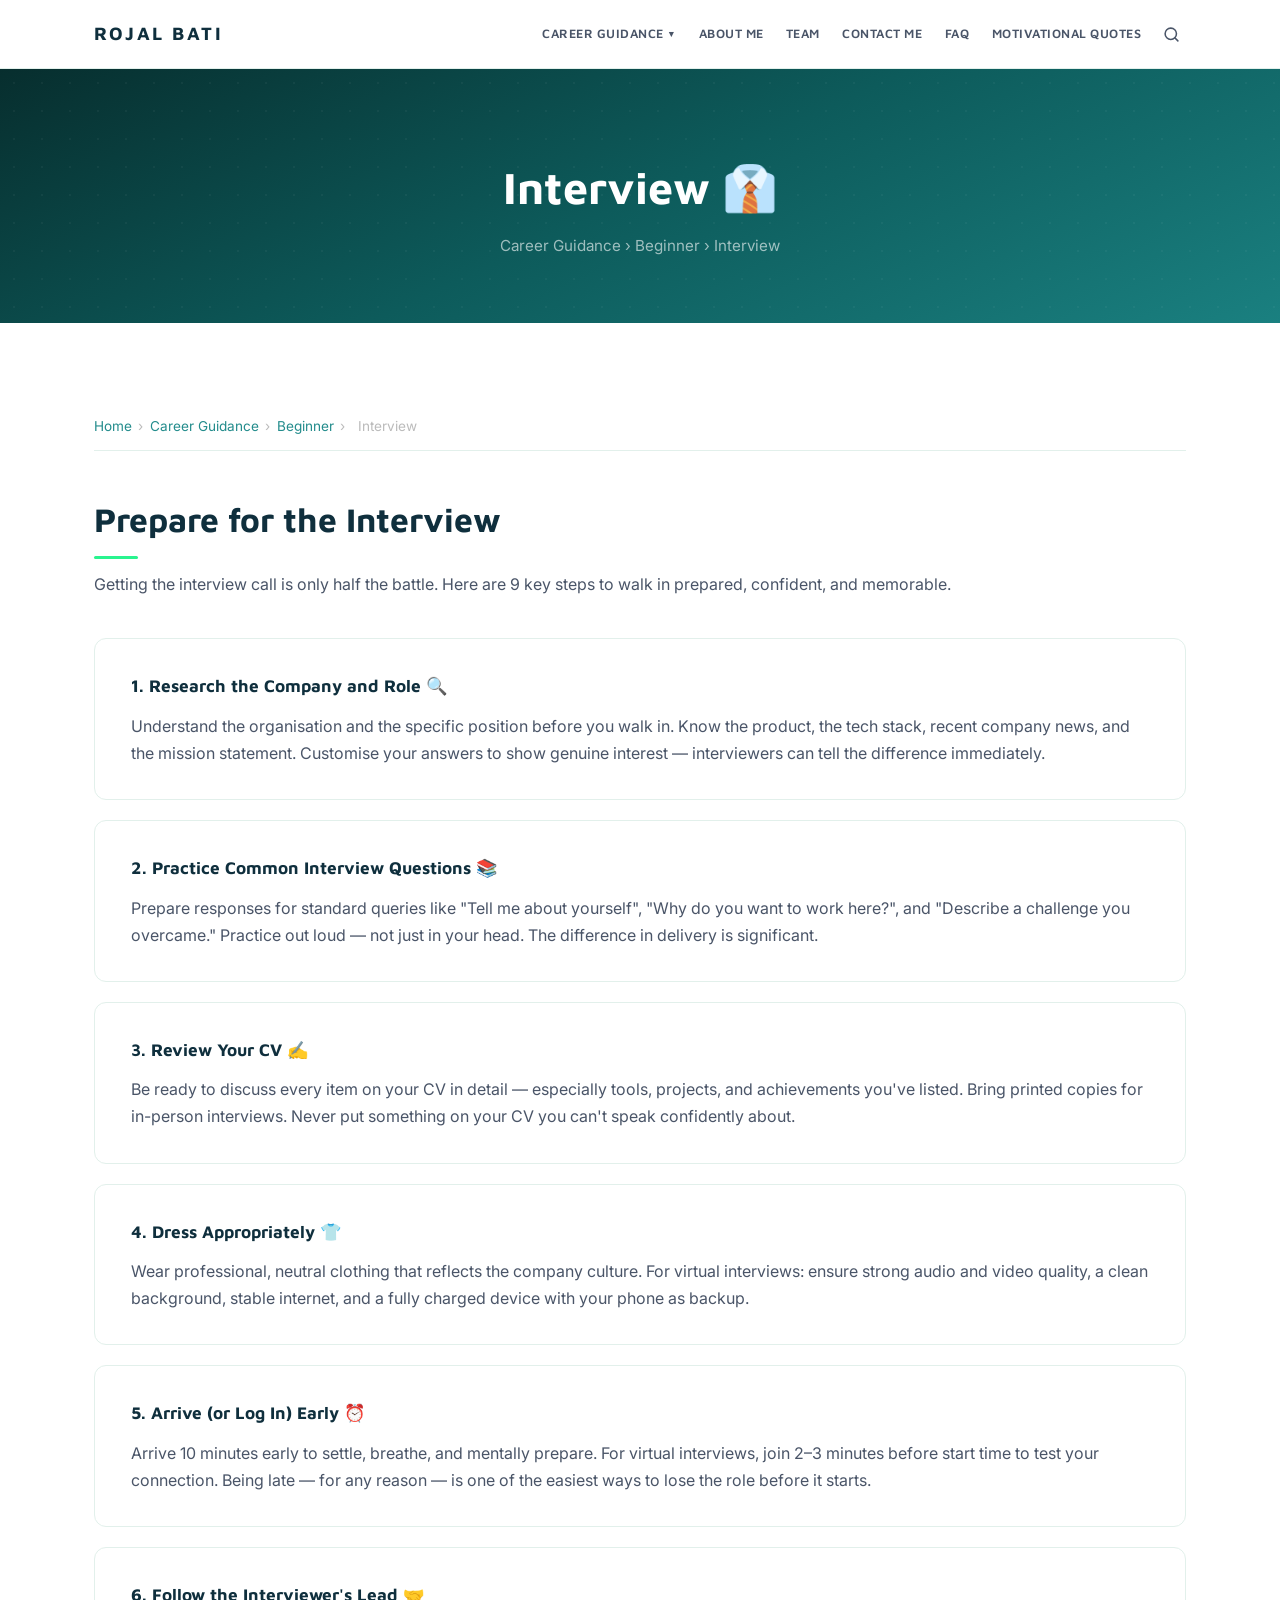
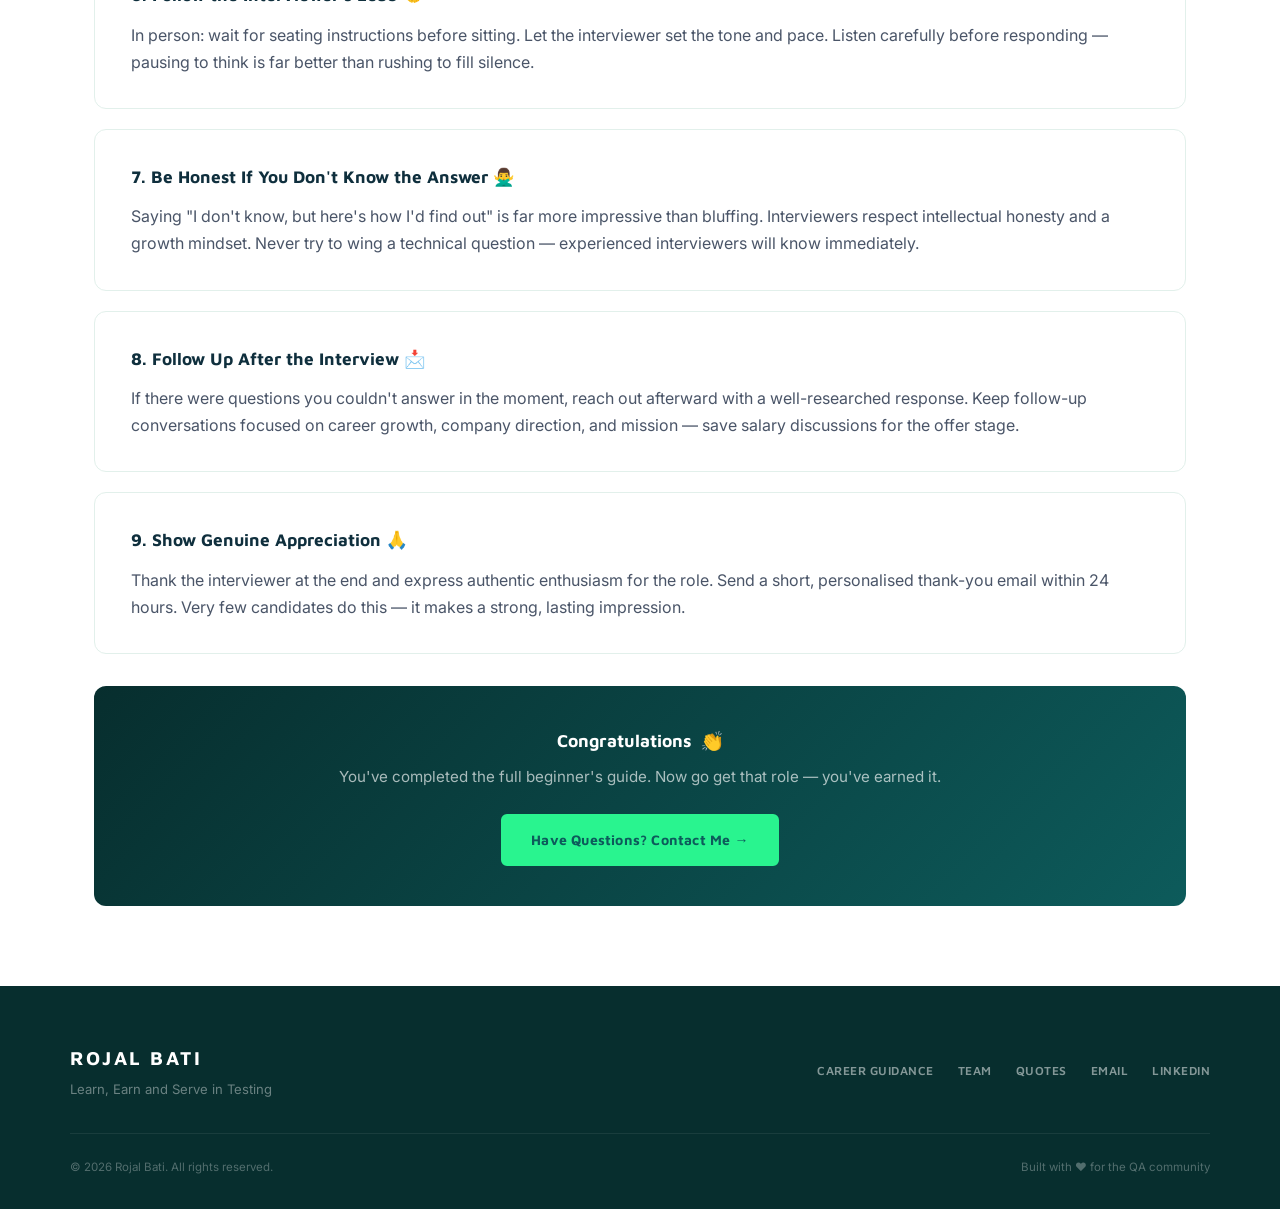
<file: interview.html>
<!DOCTYPE html>
<html lang="en">
<head>
  <meta charset="UTF-8" />
  <meta name="viewport" content="width=device-width, initial-scale=1.0" />
  <title>Interview — Career Guidance | Rojal Bati</title>
  <meta name="description" content="9 essential tips to walk into your QA engineering interview prepared and confident." />
  <link rel="preconnect" href="https://fonts.googleapis.com" />
  <link rel="preconnect" href="https://fonts.gstatic.com" crossorigin />
  <link href="https://fonts.googleapis.com/css2?family=Inter:wght@400;500;600&family=Maven+Pro:wght@400;600;700&display=swap" rel="stylesheet" />
  <link rel="stylesheet" href="style.css" />
  <script src="nav.js" defer></script>
</head>
<body>

  <div id="header-placeholder"></div>

  <section class="page-hero">
    <div class="page-hero-content">
      <h1 class="page-hero-title">Interview 👔</h1>
      <p class="page-hero-sub">Career Guidance &rsaquo; Beginner &rsaquo; Interview</p>
    </div>
  </section>

  <section class="section">
    <div class="container">
      <div class="breadcrumb">
        <a href="index.html">Home</a><span>&#8250;</span>
        <a href="career-guidance.html">Career Guidance</a><span>&#8250;</span>
        <a href="career-guidance.html">Beginner</a><span>&#8250;</span>
        <span>Interview</span>
      </div>

      <h2 class="section-title">Prepare for the Interview</h2>
      <p style="color:var(--text);margin-bottom:2.5rem;">Getting the interview call is only half the battle. Here are 9 key steps to walk in prepared, confident, and memorable.</p>

      <div class="content-card">
        <h3>1. Research the Company and Role 🔍</h3>
        <p>Understand the organisation and the specific position before you walk in. Know the product, the tech stack, recent company news, and the mission statement. Customise your answers to show genuine interest — interviewers can tell the difference immediately.</p>
      </div>

      <div class="content-card">
        <h3>2. Practice Common Interview Questions 📚</h3>
        <p>Prepare responses for standard queries like "Tell me about yourself", "Why do you want to work here?", and "Describe a challenge you overcame." Practice out loud — not just in your head. The difference in delivery is significant.</p>
      </div>

      <div class="content-card">
        <h3>3. Review Your CV ✍️</h3>
        <p>Be ready to discuss every item on your CV in detail — especially tools, projects, and achievements you've listed. Bring printed copies for in-person interviews. Never put something on your CV you can't speak confidently about.</p>
      </div>

      <div class="content-card">
        <h3>4. Dress Appropriately 👕</h3>
        <p>Wear professional, neutral clothing that reflects the company culture. For virtual interviews: ensure strong audio and video quality, a clean background, stable internet, and a fully charged device with your phone as backup.</p>
      </div>

      <div class="content-card">
        <h3>5. Arrive (or Log In) Early ⏰</h3>
        <p>Arrive 10 minutes early to settle, breathe, and mentally prepare. For virtual interviews, join 2–3 minutes before start time to test your connection. Being late — for any reason — is one of the easiest ways to lose the role before it starts.</p>
      </div>

      <div class="content-card">
        <h3>6. Follow the Interviewer's Lead 🤝</h3>
        <p>In person: wait for seating instructions before sitting. Let the interviewer set the tone and pace. Listen carefully before responding — pausing to think is far better than rushing to fill silence.</p>
      </div>

      <div class="content-card">
        <h3>7. Be Honest If You Don't Know the Answer 🙅‍♂️</h3>
        <p>Saying "I don't know, but here's how I'd find out" is far more impressive than bluffing. Interviewers respect intellectual honesty and a growth mindset. Never try to wing a technical question — experienced interviewers will know immediately.</p>
      </div>

      <div class="content-card">
        <h3>8. Follow Up After the Interview 📩</h3>
        <p>If there were questions you couldn't answer in the moment, reach out afterward with a well-researched response. Keep follow-up conversations focused on career growth, company direction, and mission — save salary discussions for the offer stage.</p>
      </div>

      <div class="content-card">
        <h3>9. Show Genuine Appreciation 🙏</h3>
        <p>Thank the interviewer at the end and express authentic enthusiasm for the role. Send a short, personalised thank-you email within 24 hours. Very few candidates do this — it makes a strong, lasting impression.</p>
      </div>

      <div style="background:linear-gradient(135deg,#072e2e,#0d5b5b);border-radius:var(--radius);padding:2.5rem;margin-top:2rem;text-align:center;color:#fff;">
        <p style="font-size:1.1rem;font-family:'Maven Pro',sans-serif;font-weight:700;margin-bottom:0.5rem;">Congratulations &nbsp;👏</p>
        <p style="color:rgba(255,255,255,0.65);margin-bottom:1.5rem;font-size:0.95rem;">You've completed the full beginner's guide. Now go get that role — you've earned it.</p>
        <a href="index.html#contact" class="btn btn-hero-primary">Have Questions? Contact Me &rarr;</a>
      </div>
    </div>
  </section>

  <div id="footer-placeholder"></div>
  <script src="script.js"></script>
</body>
</html>
</file>
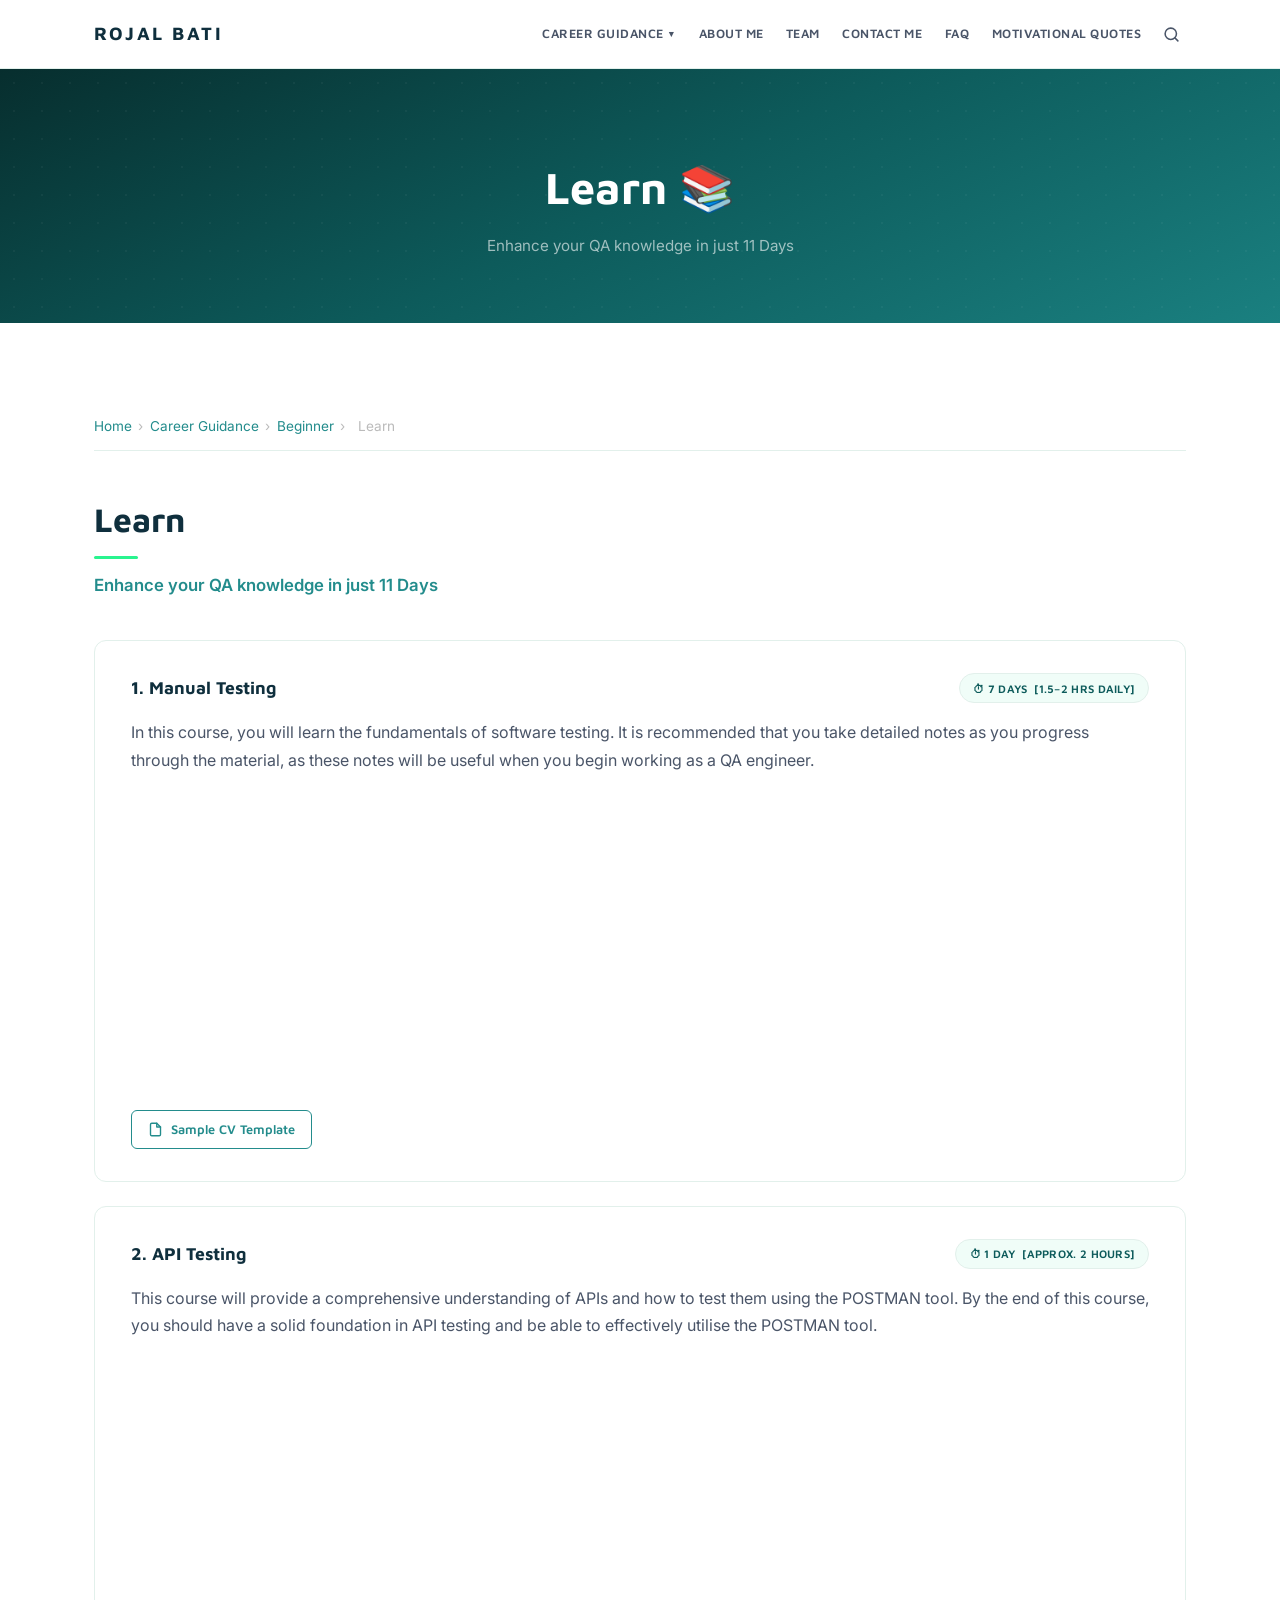
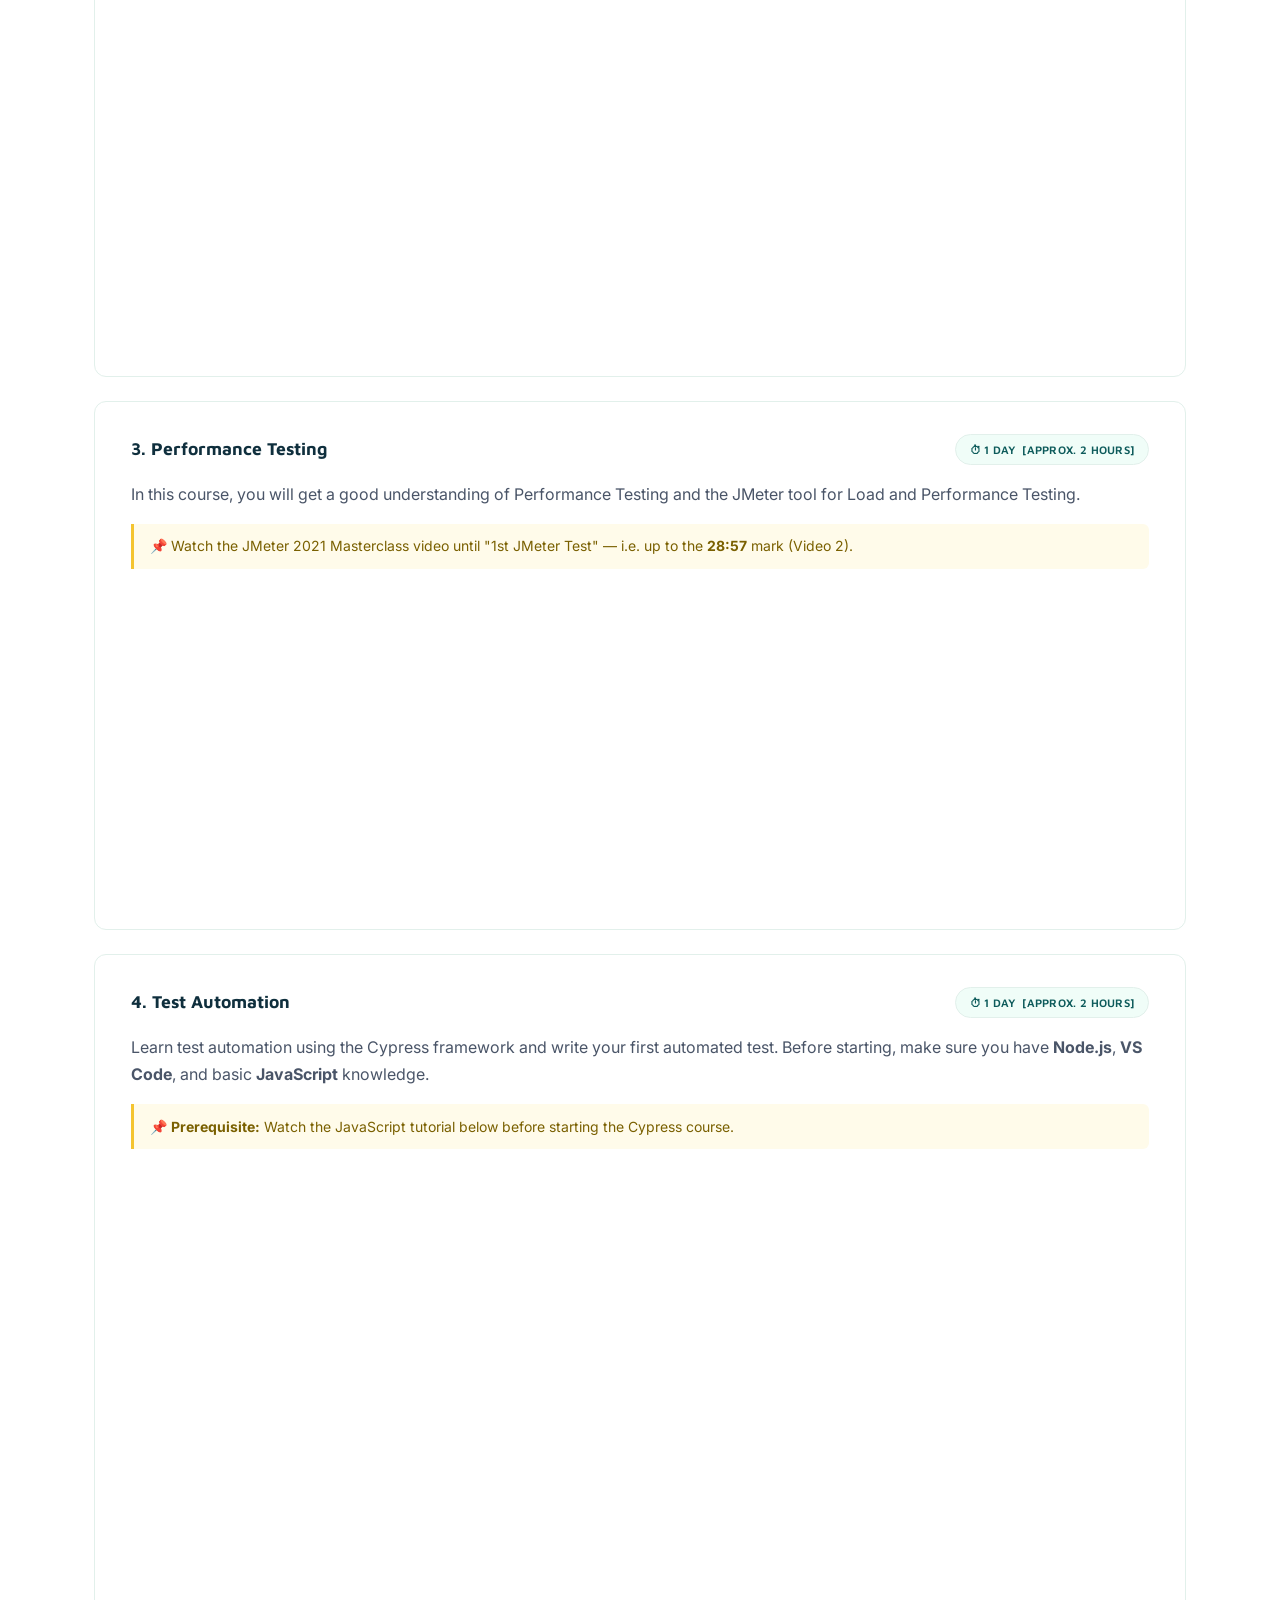
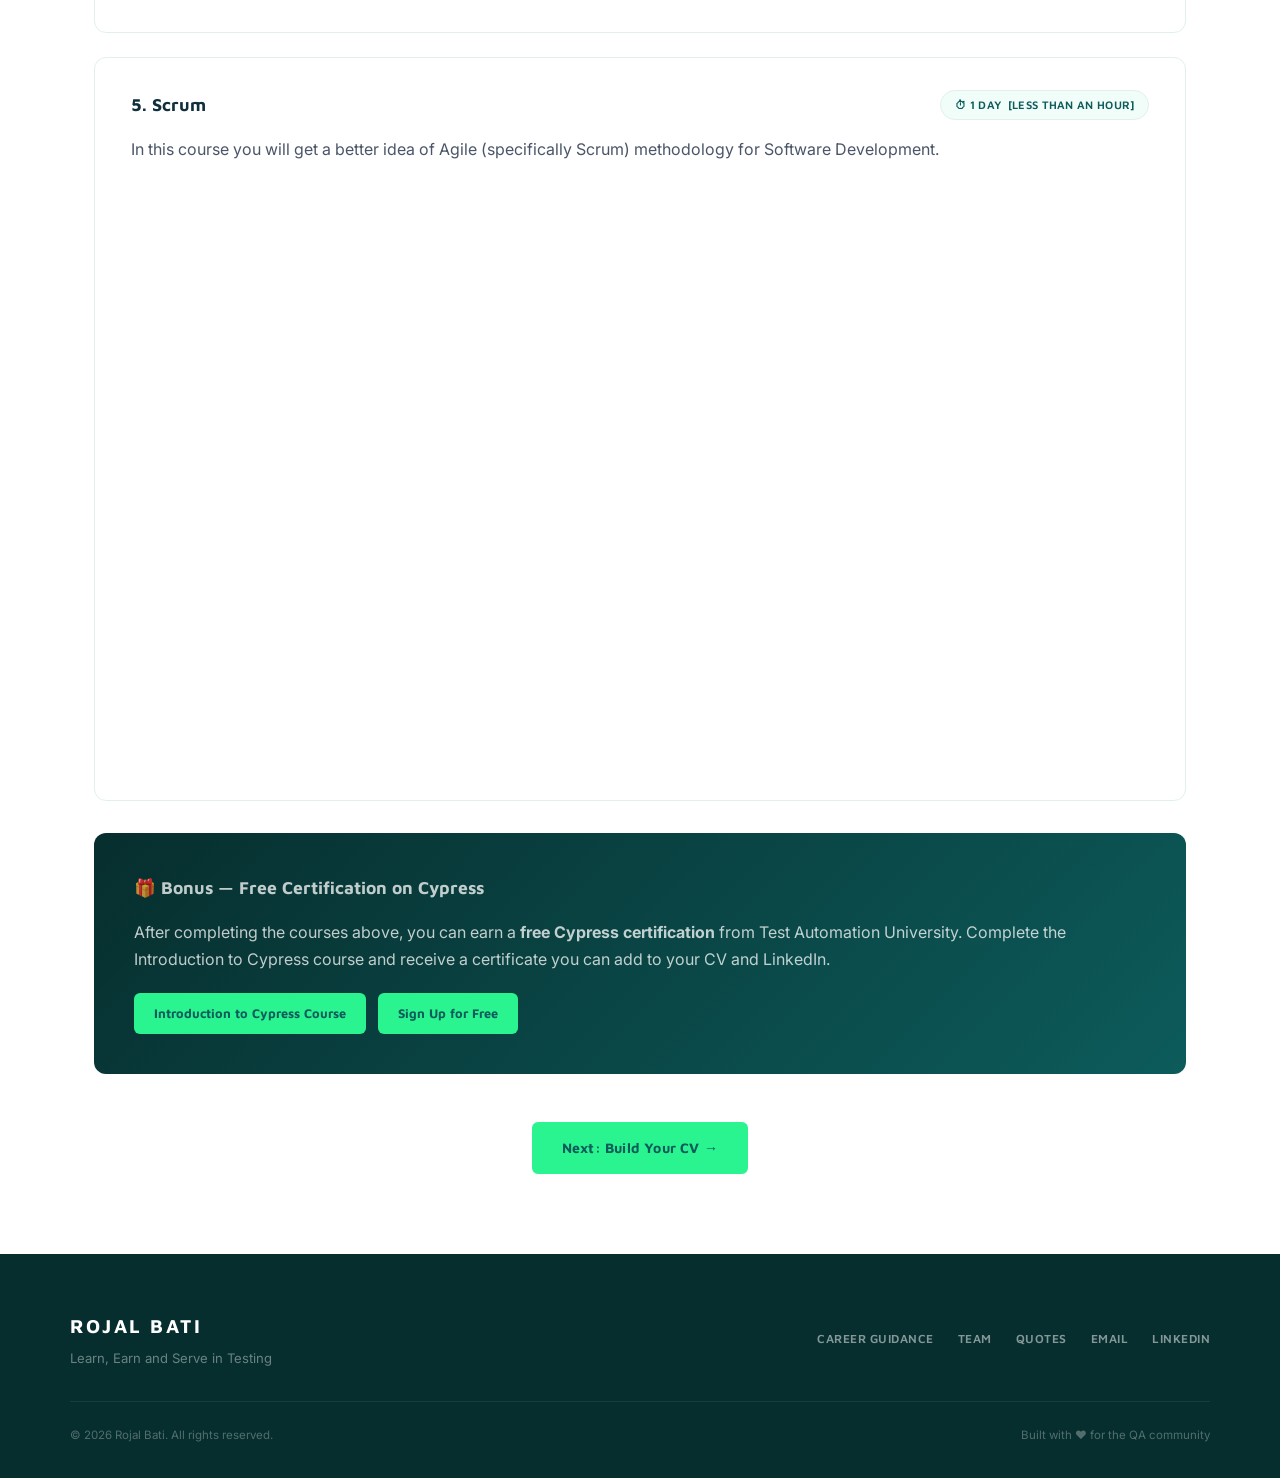
<file: learn.html>
<!DOCTYPE html>
<html lang="en">
<head>
  <meta charset="UTF-8" />
  <meta name="viewport" content="width=device-width, initial-scale=1.0" />
  <title>Learn - Career Guidance | Rojal Bati</title>
  <meta name="description" content="Enhance your QA knowledge in just 11 days. Courses on Manual Testing, API Testing, Performance Testing, Test Automation, and Scrum." />
  <link rel="preconnect" href="https://fonts.googleapis.com" />
  <link rel="preconnect" href="https://fonts.gstatic.com" crossorigin />
  <link href="https://fonts.googleapis.com/css2?family=Inter:wght@400;500;600&family=Maven+Pro:wght@400;600;700&display=swap" rel="stylesheet" />
  <link rel="stylesheet" href="style.css" />
  <script src="nav.js" defer></script>
</head>
<body>

  <div id="header-placeholder"></div>

  <section class="page-hero">
    <div class="page-hero-content">
      <h1 class="page-hero-title">Learn 📚</h1>
      <p class="page-hero-sub">Enhance your QA knowledge in just 11 Days</p>
    </div>
  </section>

  <section class="section">
    <div class="container">
      <div class="breadcrumb">
        <a href="index.html">Home</a><span>&#8250;</span>
        <a href="career-guidance.html">Career Guidance</a><span>&#8250;</span>
        <a href="career-guidance.html">Beginner</a><span>&#8250;</span>
        <span>Learn</span>
      </div>

      <h2 class="section-title">Learn</h2>
      <p class="learn-intro">Enhance your QA knowledge in just 11 Days</p>

      <!-- 1. Manual Testing -->
      <div class="course-card">
        <div class="course-header">
          <span class="course-title">1. Manual Testing</span>
          <span class="course-time">⏱ 7 Days &nbsp;[1.5–2 hrs daily]</span>
        </div>
        <p class="course-desc">In this course, you will learn the fundamentals of software testing. It is recommended that you take detailed notes as you progress through the material, as these notes will be useful when you begin working as a QA engineer.</p>
        <div class="video-grid">
          <div class="video-wrap">
            <iframe src="https://www.youtube.com/embed/QJqNYhiHysM" title="Manual Testing - Part 1" allowfullscreen loading="lazy"></iframe>
          </div>
          <div class="video-wrap">
            <iframe src="https://www.youtube.com/embed/Pus2sIUHmMc" title="Manual Testing - Part 2" allowfullscreen loading="lazy"></iframe>
          </div>
        </div>
        <a href="https://docs.google.com/document/d/1fJFEONJflhQU-bdZ6h5rNcuHorAPsOCsb2ypZGeik44/copy" target="_blank" rel="noopener" class="resource-link">
          <svg xmlns="http://www.w3.org/2000/svg" width="15" height="15" viewBox="0 0 24 24" fill="none" stroke="currentColor" stroke-width="2.2" stroke-linecap="round" stroke-linejoin="round"><path d="M14 2H6a2 2 0 00-2 2v16a2 2 0 002 2h12a2 2 0 002-2V8z"/><polyline points="14 2 14 8 20 8"/></svg>
          Sample CV Template
        </a>
      </div>

      <!-- 2. API Testing -->
      <div class="course-card">
        <div class="course-header">
          <span class="course-title">2. API Testing</span>
          <span class="course-time">⏱ 1 Day &nbsp;[Approx. 2 Hours]</span>
        </div>
        <p class="course-desc">This course will provide a comprehensive understanding of APIs and how to test them using the POSTMAN tool. By the end of this course, you should have a solid foundation in API testing and be able to effectively utilise the POSTMAN tool.</p>
        <div class="video-wrap">
          <iframe src="https://www.youtube.com/embed/bdHeDZPrYec" title="API Testing with Postman" allowfullscreen loading="lazy"></iframe>
        </div>
      </div>

      <!-- 3. Performance Testing -->
      <div class="course-card">
        <div class="course-header">
          <span class="course-title">3. Performance Testing</span>
          <span class="course-time">⏱ 1 Day &nbsp;[Approx. 2 Hours]</span>
        </div>
        <p class="course-desc">In this course, you will get a good understanding of Performance Testing and the JMeter tool for Load and Performance Testing.</p>
        <div class="course-note">
          📌 Watch the JMeter 2021 Masterclass video until "1st JMeter Test" — i.e. up to the <strong>28:57</strong> mark (Video 2).
        </div>
        <div class="video-grid">
          <div class="video-wrap">
            <iframe src="https://www.youtube.com/embed/-dI_gKRePRo" title="Performance Testing - JMeter" allowfullscreen loading="lazy"></iframe>
          </div>
          <div class="video-wrap">
            <iframe src="https://www.youtube.com/embed/SoW2pBak1_Q?end=1737" title="JMeter 2021 Masterclass" allowfullscreen loading="lazy"></iframe>
          </div>
        </div>
      </div>

      <!-- 4. Test Automation -->
      <div class="course-card">
        <div class="course-header">
          <span class="course-title">4. Test Automation</span>
          <span class="course-time">⏱ 1 Day &nbsp;[Approx. 2 Hours]</span>
        </div>
        <p class="course-desc">Learn test automation using the Cypress framework and write your first automated test. Before starting, make sure you have <strong>Node.js</strong>, <strong>VS Code</strong>, and basic <strong>JavaScript</strong> knowledge.</p>
        <div class="course-note">
          📌 <strong>Prerequisite:</strong> Watch the JavaScript tutorial below before starting the Cypress course.
        </div>
        <div class="video-grid">
          <div class="video-wrap">
            <iframe src="https://www.youtube.com/embed/IQuG77FNMhw" title="JavaScript Tutorial for Beginners – Test Automation" allowfullscreen loading="lazy"></iframe>
          </div>
          <div class="video-wrap">
            <iframe src="https://www.youtube.com/embed/CYcdT-tOvB0" title="Cypress Test Automation" allowfullscreen loading="lazy"></iframe>
          </div>
          <div class="video-wrap">
            <iframe src="https://www.youtube.com/embed/1wlK2WhpphY" title="Cypress Tutorial" allowfullscreen loading="lazy"></iframe>
          </div>
          <div class="video-wrap">
            <iframe src="https://www.youtube.com/embed/3T9F7TnUgWs" title="Cypress Advanced" allowfullscreen loading="lazy"></iframe>
          </div>
          <div class="video-wrap">
            <iframe src="https://www.youtube.com/embed/cIXek-HS46k" title="Cypress Best Practices" allowfullscreen loading="lazy"></iframe>
          </div>
        </div>
      </div>

      <!-- 5. Scrum -->
      <div class="course-card">
        <div class="course-header">
          <span class="course-title">5. Scrum</span>
          <span class="course-time">⏱ 1 Day &nbsp;[Less than an hour]</span>
        </div>
        <p class="course-desc">In this course you will get a better idea of Agile (specifically Scrum) methodology for Software Development.</p>
        <div class="video-wrap">
          <iframe src="https://www.youtube.com/embed/oTZd2vo3FQU" title="Scrum / Agile Methodology" allowfullscreen loading="lazy"></iframe>
        </div>
      </div>

      <!-- BONUS -->
      <div class="bonus-card">
        <p class="bonus-title">🎁 Bonus — Free Certification on Cypress</p>
        <p>After completing the courses above, you can earn a <strong>free Cypress certification</strong> from Test Automation University. Complete the Introduction to Cypress course and receive a certificate you can add to your CV and LinkedIn.</p>
        <a href="https://testautomationu.applitools.com/cypress-tutorial/" target="_blank" rel="noopener" class="bonus-link">
          Introduction to Cypress Course
        </a>
        <a href="https://testautomationu.applitools.com/login.html" target="_blank" rel="noopener" class="bonus-link">
          Sign Up for Free
        </a>
      </div>

      <div style="text-align:center;margin-top:3rem;">
        <a href="cv.html" class="btn btn-primary">Next: Build Your CV &rarr;</a>
      </div>
    </div>
  </section>

  <div id="footer-placeholder"></div>
  <script src="script.js"></script>
</body>
</html>
</file>
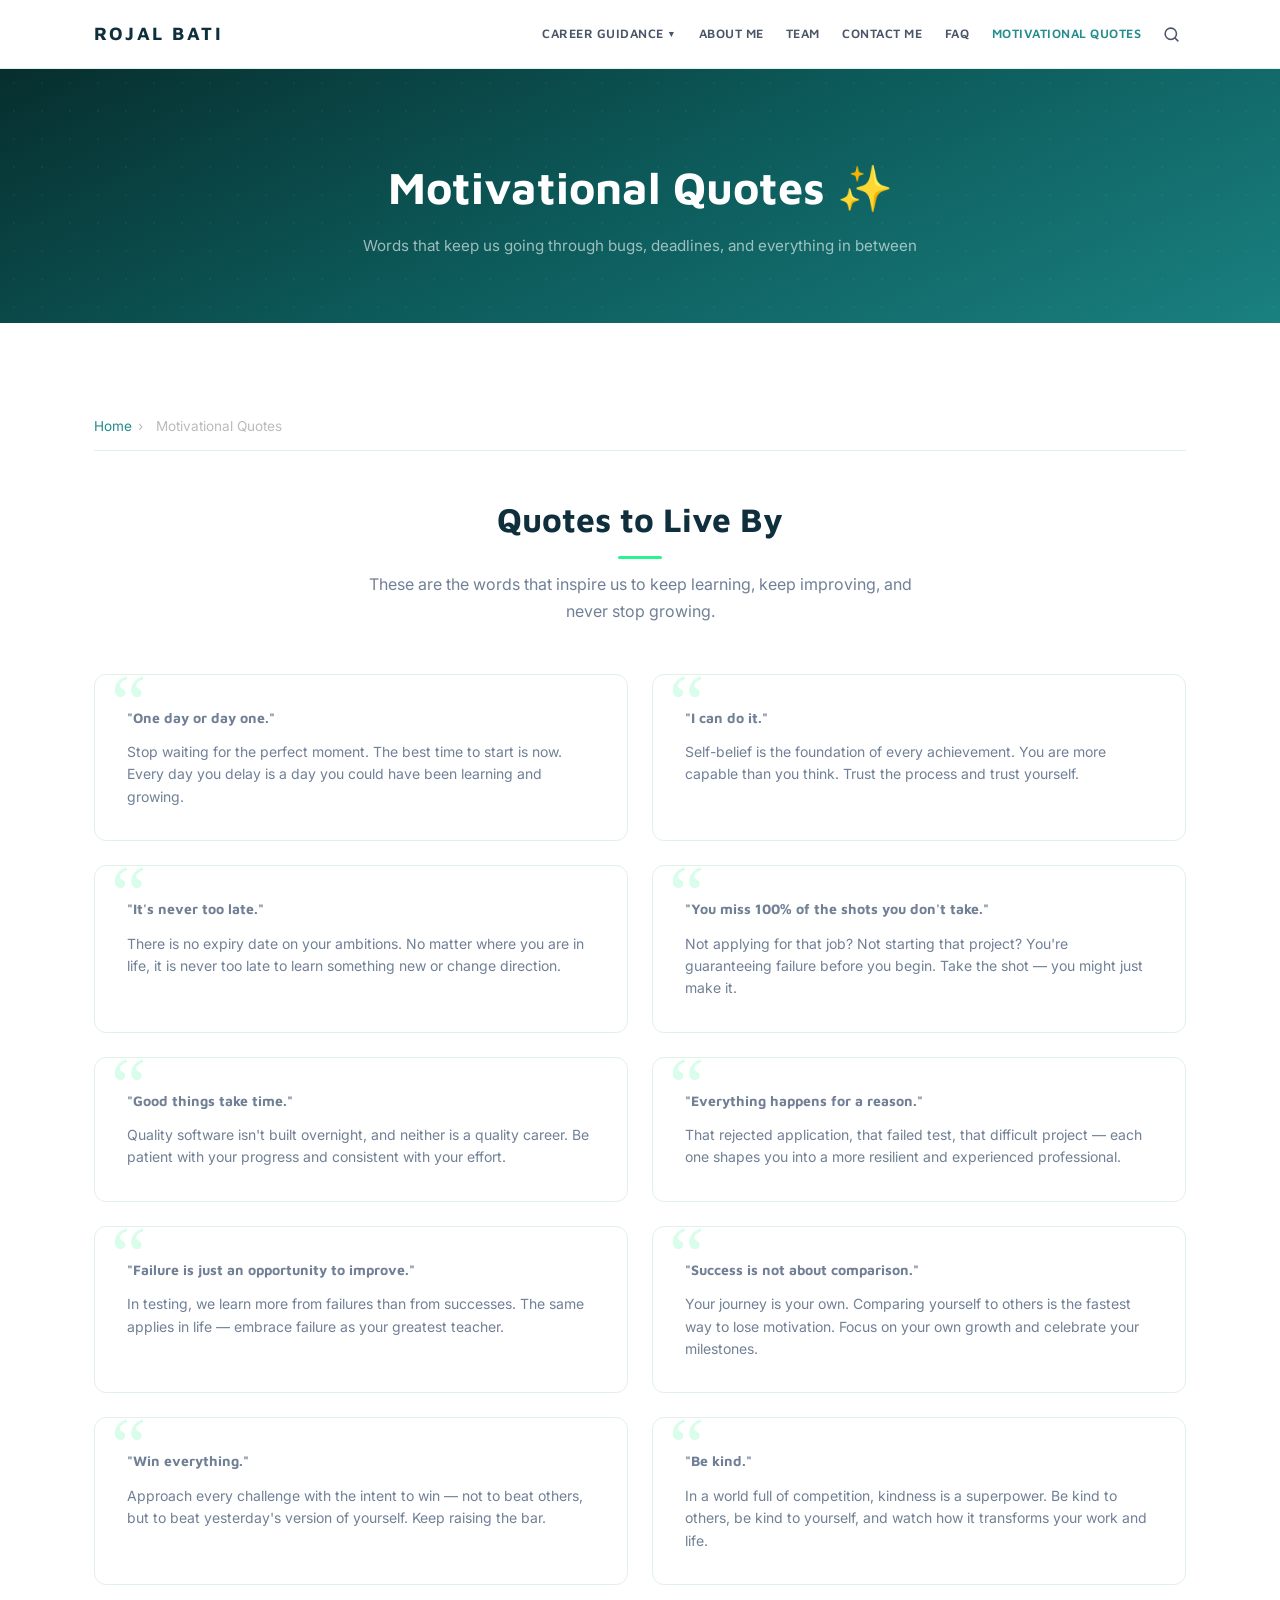
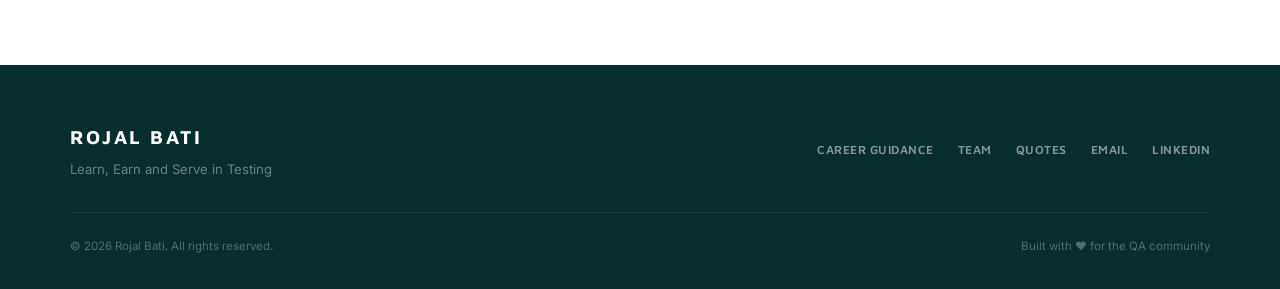
<file: motivational-quotes.html>
<!DOCTYPE html>
<html lang="en">
<head>
  <meta charset="UTF-8" />
  <meta name="viewport" content="width=device-width, initial-scale=1.0" />
  <title>Motivational Quotes — Rojal Bati</title>
  <meta name="description" content="Motivational quotes to inspire your QA career and life journey." />
  <link rel="preconnect" href="https://fonts.googleapis.com" />
  <link rel="preconnect" href="https://fonts.gstatic.com" crossorigin />
  <link href="https://fonts.googleapis.com/css2?family=Inter:wght@400;500;600&family=Maven+Pro:wght@400;600;700&display=swap" rel="stylesheet" />
  <link rel="stylesheet" href="style.css" />
  <script src="nav.js" defer></script>
</head>
<body>

  <div id="header-placeholder"></div>

  <section class="page-hero">
    <div class="page-hero-content">
      <h1 class="page-hero-title">Motivational Quotes ✨</h1>
      <p class="page-hero-sub">Words that keep us going through bugs, deadlines, and everything in between</p>
    </div>
  </section>

  <section class="section">
    <div class="container">
      <div class="breadcrumb">
        <a href="index.html">Home</a><span>&#8250;</span>
        <span>Motivational Quotes</span>
      </div>

      <h2 class="section-title text-center">Quotes to Live By</h2>
      <p class="text-center" style="color:var(--text-light);max-width:580px;margin:0 auto 3rem;font-size:1rem;">These are the words that inspire us to keep learning, keep improving, and never stop growing.</p>

      <div class="quotes-grid">

        <div class="quote-card">
          <p class="quote-text">"One day or day one."</p>
          <p>Stop waiting for the perfect moment. The best time to start is now. Every day you delay is a day you could have been learning and growing.</p>
        </div>

        <div class="quote-card">
          <p class="quote-text">"I can do it."</p>
          <p>Self-belief is the foundation of every achievement. You are more capable than you think. Trust the process and trust yourself.</p>
        </div>

        <div class="quote-card">
          <p class="quote-text">"It's never too late."</p>
          <p>There is no expiry date on your ambitions. No matter where you are in life, it is never too late to learn something new or change direction.</p>
        </div>

        <div class="quote-card">
          <p class="quote-text">"You miss 100% of the shots you don't take."</p>
          <p>Not applying for that job? Not starting that project? You're guaranteeing failure before you begin. Take the shot — you might just make it.</p>
        </div>

        <div class="quote-card">
          <p class="quote-text">"Good things take time."</p>
          <p>Quality software isn't built overnight, and neither is a quality career. Be patient with your progress and consistent with your effort.</p>
        </div>

        <div class="quote-card">
          <p class="quote-text">"Everything happens for a reason."</p>
          <p>That rejected application, that failed test, that difficult project — each one shapes you into a more resilient and experienced professional.</p>
        </div>

        <div class="quote-card">
          <p class="quote-text">"Failure is just an opportunity to improve."</p>
          <p>In testing, we learn more from failures than from successes. The same applies in life — embrace failure as your greatest teacher.</p>
        </div>

        <div class="quote-card">
          <p class="quote-text">"Success is not about comparison."</p>
          <p>Your journey is your own. Comparing yourself to others is the fastest way to lose motivation. Focus on your own growth and celebrate your milestones.</p>
        </div>

        <div class="quote-card">
          <p class="quote-text">"Win everything."</p>
          <p>Approach every challenge with the intent to win — not to beat others, but to beat yesterday's version of yourself. Keep raising the bar.</p>
        </div>

        <div class="quote-card">
          <p class="quote-text">"Be kind."</p>
          <p>In a world full of competition, kindness is a superpower. Be kind to others, be kind to yourself, and watch how it transforms your work and life.</p>
        </div>

      </div>
    </div>
  </section>

  <div id="footer-placeholder"></div>
  <script src="script.js"></script>
</body>
</html>
</file>
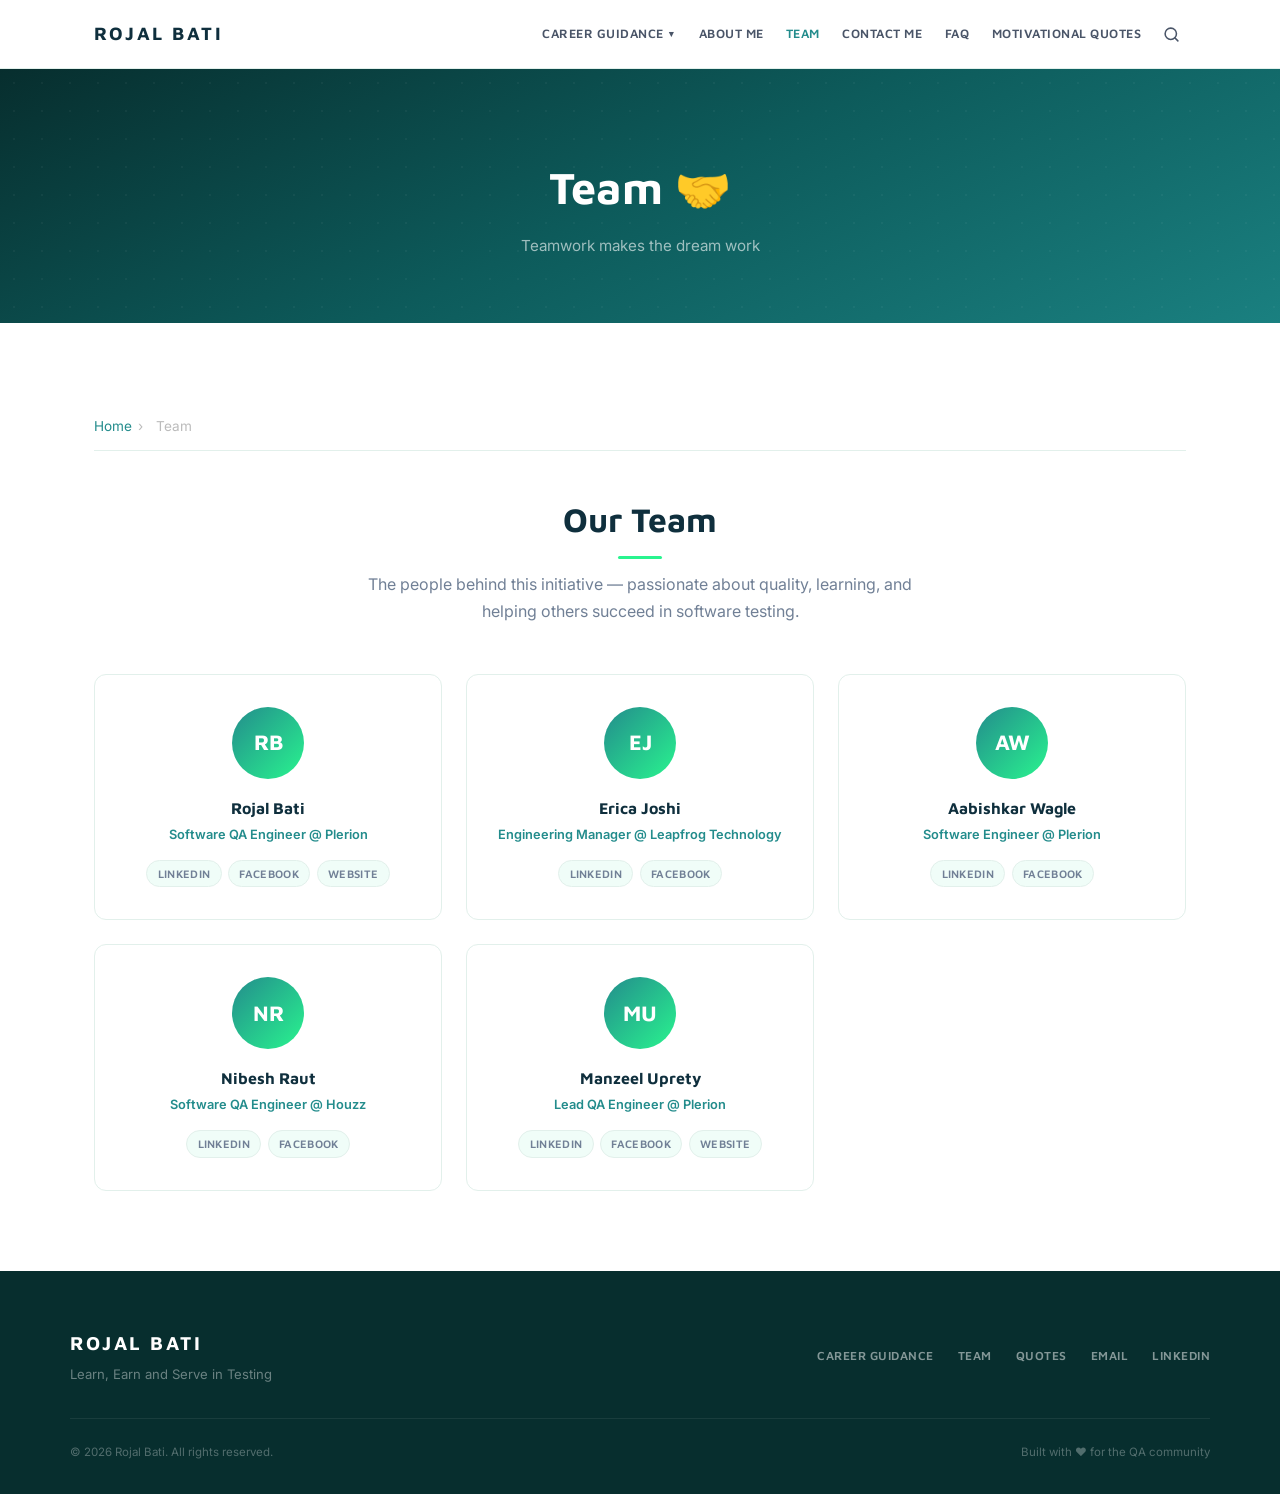
<file: team.html>
<!DOCTYPE html>
<html lang="en">
<head>
  <meta charset="UTF-8" />
  <meta name="viewport" content="width=device-width, initial-scale=1.0" />
  <title>Team — Rojal Bati</title>
  <meta name="description" content="Meet the team behind Rojal Bati — dedicated QA engineers and tech professionals helping beginners succeed." />
  <link rel="preconnect" href="https://fonts.googleapis.com" />
  <link rel="preconnect" href="https://fonts.gstatic.com" crossorigin />
  <link href="https://fonts.googleapis.com/css2?family=Inter:wght@400;500;600&family=Maven+Pro:wght@400;600;700&display=swap" rel="stylesheet" />
  <link rel="stylesheet" href="style.css" />
  <script src="nav.js" defer></script>
</head>
<body>

  <div id="header-placeholder"></div>

  <section class="page-hero">
    <div class="page-hero-content">
      <h1 class="page-hero-title">Team 🤝</h1>
      <p class="page-hero-sub">Teamwork makes the dream work</p>
    </div>
  </section>

  <section class="section">
    <div class="container">
      <div class="breadcrumb">
        <a href="index.html">Home</a><span>&#8250;</span>
        <span>Team</span>
      </div>

      <h2 class="section-title text-center">Our Team</h2>
      <p class="text-center" style="color:var(--text-light);max-width:600px;margin:0 auto 3rem;font-size:1rem;">The people behind this initiative — passionate about quality, learning, and helping others succeed in software testing.</p>

      <div class="team-grid">

        <div class="team-card">
          <div class="team-avatar">RB</div>
          <h3>Rojal Bati</h3>
          <p class="role">Software QA Engineer @ Plerion</p>
          <div class="team-social">
            <a href="https://linkedin.com/in/rojalbati" target="_blank" rel="noopener">LinkedIn</a>
            <a href="https://www.facebook.com" target="_blank" rel="noopener">Facebook</a>
            <a href="https://rojalbati.com.np" target="_blank" rel="noopener">Website</a>
          </div>
        </div>

        <div class="team-card">
          <div class="team-avatar">EJ</div>
          <h3>Erica Joshi</h3>
          <p class="role">Engineering Manager @ Leapfrog Technology</p>
          <div class="team-social">
            <a href="#" target="_blank" rel="noopener">LinkedIn</a>
            <a href="#" target="_blank" rel="noopener">Facebook</a>
          </div>
        </div>

        <div class="team-card">
          <div class="team-avatar">AW</div>
          <h3>Aabishkar Wagle</h3>
          <p class="role">Software Engineer @ Plerion</p>
          <div class="team-social">
            <a href="#" target="_blank" rel="noopener">LinkedIn</a>
            <a href="#" target="_blank" rel="noopener">Facebook</a>
          </div>
        </div>

        <div class="team-card">
          <div class="team-avatar">NR</div>
          <h3>Nibesh Raut</h3>
          <p class="role">Software QA Engineer @ Houzz</p>
          <div class="team-social">
            <a href="#" target="_blank" rel="noopener">LinkedIn</a>
            <a href="#" target="_blank" rel="noopener">Facebook</a>
          </div>
        </div>

        <div class="team-card">
          <div class="team-avatar">MU</div>
          <h3>Manzeel Uprety</h3>
          <p class="role">Lead QA Engineer @ Plerion</p>
          <div class="team-social">
            <a href="#" target="_blank" rel="noopener">LinkedIn</a>
            <a href="#" target="_blank" rel="noopener">Facebook</a>
            <a href="https://manzeel.com.np" target="_blank" rel="noopener">Website</a>
          </div>
        </div>

      </div>
    </div>
  </section>

  <div id="footer-placeholder"></div>
  <script src="script.js"></script>
</body>
</html>
</file>
<file: style.css>
/* =========================================
   Rojal Bati — Modern Personal Brand
   accent #29f48f | teal #238c8c | dark #0d5b5b
   ========================================= */

:root {
  --primary: #238c8c;
  --accent: #29f48f;
  --dark: #0d5b5b;
  --heading: #0f2f3d;
  --text: #4a5568;
  --text-light: #718096;
  --bg: #ffffff;
  --bg-soft: #f7fffe;
  --border: #e2f0eb;
  --surface: #f0fdf8;
  --radius: 12px;
  --radius-sm: 8px;
  --shadow-sm: 0 1px 4px rgba(0,0,0,0.06);
  --shadow: 0 4px 20px rgba(0,0,0,0.08);
  --shadow-lg: 0 12px 40px rgba(0,0,0,0.12);
  --transition: 0.22s ease;
}

*, *::before, *::after { box-sizing: border-box; margin: 0; padding: 0; }
html { scroll-behavior: smooth; }
body {
  font-family: 'Inter', 'Open Sans', sans-serif;
  color: var(--text);
  line-height: 1.7;
  background: var(--bg);
  -webkit-font-smoothing: antialiased;
}
a { color: inherit; text-decoration: none; }
img { max-width: 100%; display: block; }

/* ---- TYPOGRAPHY ---- */
.section-title {
  font-family: 'Maven Pro', sans-serif;
  font-weight: 700;
  font-size: clamp(1.6rem, 3vw, 2.1rem);
  color: var(--heading);
  margin-bottom: 0.75rem;
}
.section-title::after {
  content: '';
  display: block;
  width: 44px;
  height: 3px;
  background: var(--accent);
  margin-top: 0.5rem;
  border-radius: 2px;
}
.text-center { text-align: center; }
.text-center.section-title::after { margin: 0.5rem auto 0; }

.section-label {
  font-family: 'Maven Pro', sans-serif;
  font-weight: 600;
  font-size: 0.72rem;
  letter-spacing: 2px;
  text-transform: uppercase;
  color: var(--primary);
  margin-bottom: 0.5rem;
  display: block;
}

/* ---- LAYOUT ---- */
.container { max-width: 1140px; margin: 0 auto; padding: 0 1.5rem; }
.section { padding: 5rem 0; }

/* ---- BUTTONS ---- */
.btn {
  display: inline-flex;
  align-items: center;
  gap: 0.5rem;
  padding: 0.75rem 1.75rem;
  border-radius: 6px;
  font-family: 'Maven Pro', sans-serif;
  font-weight: 700;
  font-size: 0.875rem;
  cursor: pointer;
  transition: all var(--transition);
  border: 2px solid transparent;
  white-space: nowrap;
  letter-spacing: 0.2px;
}
.btn-hero-outline {
  background: transparent;
  color: #fff;
  border-color: rgba(255,255,255,0.6);
}
.btn-hero-outline:hover { background: rgba(255,255,255,0.12); border-color: #fff; }

.btn-hero-primary {
  background: var(--accent);
  color: var(--dark);
  border-color: var(--accent);
}
.btn-hero-primary:hover {
  background: #1dd67c;
  border-color: #1dd67c;
  transform: translateY(-1px);
  box-shadow: 0 6px 20px rgba(41,244,143,0.35);
}
.btn-primary {
  background: var(--accent);
  color: var(--dark);
  border-color: var(--accent);
}
.btn-primary:hover { background: #1dd67c; border-color: #1dd67c; }

/* ============================
   HEADER / NAV
   ============================ */
.site-header {
  position: sticky;
  top: 0;
  z-index: 1000;
  background: rgba(255,255,255,0.96);
  backdrop-filter: blur(10px);
  -webkit-backdrop-filter: blur(10px);
  border-bottom: 1px solid var(--border);
}
.header-inner {
  max-width: 1140px;
  margin: 0 auto;
  padding: 0 1.5rem;
  display: flex;
  align-items: center;
  justify-content: space-between;
  height: 68px;
}
.site-logo {
  font-family: 'Maven Pro', sans-serif;
  font-weight: 700;
  font-size: 1.15rem;
  color: var(--heading);
  text-transform: uppercase;
  letter-spacing: 2.5px;
  white-space: nowrap;
}
.site-logo:hover { color: var(--primary); }

.nav-toggle {
  display: none;
  background: none;
  border: none;
  font-size: 1.4rem;
  cursor: pointer;
  color: var(--heading);
  padding: 0.25rem;
}
.nav-list {
  list-style: none;
  display: flex;
  align-items: center;
  gap: 0;
}
.nav-link {
  font-family: 'Maven Pro', sans-serif;
  font-weight: 600;
  font-size: 0.78rem;
  color: var(--text);
  padding: 0.45rem 0.7rem;
  text-transform: uppercase;
  letter-spacing: 0.5px;
  white-space: nowrap;
  display: flex;
  align-items: center;
  gap: 3px;
  transition: color var(--transition);
  border-radius: 4px;
}
.nav-link:hover, .nav-link.active { color: var(--primary); }
.caret { font-size: 0.55rem; }
.nav-item { position: relative; }

.dropdown {
  display: none;
  list-style: none;
  position: absolute;
  top: calc(100% + 6px);
  left: 0;
  background: #fff;
  border-top: 2px solid var(--accent);
  box-shadow: 0 8px 32px rgba(0,0,0,0.11);
  border-radius: 0 0 8px 8px;
  min-width: 180px;
  z-index: 900;
}
.has-dropdown:hover > .dropdown { display: block; }
.dropdown li > a {
  display: flex;
  justify-content: space-between;
  align-items: center;
  font-family: 'Maven Pro', sans-serif;
  font-weight: 600;
  font-size: 0.77rem;
  text-transform: uppercase;
  letter-spacing: 0.5px;
  color: var(--heading);
  padding: 0.65rem 1.1rem;
  transition: background var(--transition), color var(--transition);
  white-space: nowrap;
}
.dropdown li > a:hover { background: var(--surface); color: var(--primary); }
.flyout-arrow { font-size: 0.9rem; color: var(--primary); }
.level-2 {
  display: none;
  top: 0;
  left: 100%;
  border-top: 2px solid var(--accent);
  min-width: 160px;
}
.has-flyout:hover > .level-2 { display: block; }

.nav-search { margin-left: 0.25rem; }
.search-btn {
  background: none; border: none; cursor: pointer;
  color: var(--text); padding: 0.4rem;
  display: flex; align-items: center;
  transition: color var(--transition); border-radius: 4px;
}
.search-btn:hover { color: var(--primary); }
.search-bar { display: none; background: var(--surface); border-top: 1px solid var(--border); }
.search-bar.visible { display: block; }
.search-inner {
  max-width: 700px; margin: 0 auto;
  padding: 0.6rem 1.5rem; display: flex; gap: 0.5rem;
}
.search-inner input {
  flex: 1; padding: 0.4rem 0.75rem;
  border: 1px solid var(--border); border-radius: 4px;
  font-family: 'Inter', 'Open Sans', sans-serif; font-size: 0.9rem; outline: none;
}
.search-inner input:focus { border-color: var(--primary); }
.search-inner button { background: none; border: none; cursor: pointer; font-size: 1rem; color: var(--text-light); }

/* ============================
   HERO
   ============================ */
.hero {
  position: relative;
  min-height: 92vh;
  display: flex;
  align-items: center;
  justify-content: center;
  text-align: center;
  overflow: hidden;
  background: linear-gradient(155deg, #072e2e 0%, #0d5b5b 40%, #1a8080 70%, #1a9e75 100%);
}
.hero::before {
  content: '';
  position: absolute; inset: 0;
  background-image: radial-gradient(circle, rgba(255,255,255,0.04) 1px, transparent 1px);
  background-size: 32px 32px;
  pointer-events: none;
}
.hero::after {
  content: '';
  position: absolute;
  width: 700px; height: 700px; border-radius: 50%;
  background: radial-gradient(circle, rgba(41,244,143,0.09) 0%, transparent 65%);
  bottom: -200px; right: -150px;
  pointer-events: none;
}
.hero-overlay {
  position: absolute; inset: 0;
  background: linear-gradient(to bottom, transparent 0%, rgba(7,46,46,0.2) 100%);
  pointer-events: none;
}
.hero-content {
  position: relative; z-index: 2;
  padding: 2rem 1.5rem; max-width: 820px;
}
.hero-avatar {
  width: 96px; height: 96px;
  background: linear-gradient(135deg, rgba(41,244,143,0.2), rgba(35,140,140,0.35));
  border: 2px solid rgba(41,244,143,0.35);
  border-radius: 50%;
  display: flex; align-items: center; justify-content: center;
  margin: 0 auto 1.5rem;
  font-family: 'Maven Pro', sans-serif;
  font-weight: 700; font-size: 1.9rem; color: #fff;
}
.hero-label {
  display: inline-block;
  background: rgba(41,244,143,0.12);
  border: 1px solid rgba(41,244,143,0.35);
  color: #29f48f;
  font-family: 'Maven Pro', sans-serif;
  font-weight: 600; font-size: 0.7rem;
  letter-spacing: 2px; text-transform: uppercase;
  padding: 0.35rem 1rem; border-radius: 20px; margin-bottom: 1rem;
}
.hero-title {
  font-family: 'Maven Pro', sans-serif;
  font-weight: 700;
  font-size: clamp(2.6rem, 6vw, 4rem);
  color: #fff; margin-bottom: 0.4rem;
  letter-spacing: -0.5px; line-height: 1.1;
}
.hero-role {
  font-family: 'Maven Pro', sans-serif;
  font-weight: 500;
  font-size: clamp(0.95rem, 2vw, 1.15rem);
  color: rgba(255,255,255,0.65);
  margin-bottom: 1rem;
}
.hero-tagline {
  font-size: clamp(0.95rem, 1.8vw, 1.05rem);
  color: rgba(255,255,255,0.6);
  margin-bottom: 2.5rem;
  max-width: 520px;
  margin-left: auto; margin-right: auto;
  line-height: 1.7;
}
.hero-buttons {
  display: flex; gap: 1rem;
  justify-content: center; flex-wrap: wrap;
  margin-bottom: 3rem;
}
.hero-stats {
  display: flex; justify-content: center;
  gap: 3rem; padding-top: 2rem;
  border-top: 1px solid rgba(255,255,255,0.1);
  flex-wrap: wrap;
}
.hero-stat { text-align: center; }
.hero-stat-num {
  display: block;
  font-family: 'Maven Pro', sans-serif;
  font-weight: 700; font-size: 1.8rem;
  color: #29f48f; line-height: 1.2;
}
.hero-stat-label {
  font-size: 0.72rem; color: rgba(255,255,255,0.5);
  font-weight: 500; text-transform: uppercase; letter-spacing: 0.5px;
}

/* ============================
   ABOUT
   ============================ */
.about-section { background: #fff; }
.about-grid {
  display: grid;
  grid-template-columns: 1.2fr 0.9fr;
  gap: 5rem; align-items: start;
}
.about-eyebrow {
  font-family: 'Maven Pro', sans-serif;
  font-weight: 600; font-size: 0.72rem;
  letter-spacing: 2px; text-transform: uppercase;
  color: var(--primary); margin-bottom: 0.6rem; display: block;
}
.about-text p { color: var(--text); margin-bottom: 1rem; line-height: 1.8; }
.skill-chips { display: flex; flex-wrap: wrap; gap: 0.5rem; margin-top: 1.5rem; }
.chip {
  background: var(--surface);
  border: 1px solid var(--border);
  color: var(--primary);
  font-family: 'Maven Pro', sans-serif;
  font-weight: 600; font-size: 0.75rem;
  padding: 0.3rem 0.85rem; border-radius: 20px;
}
.about-visual { display: flex; flex-direction: column; gap: 1rem; }
.about-card {
  background: var(--bg-soft);
  border: 1px solid var(--border);
  border-radius: var(--radius);
  padding: 1.25rem 1.5rem;
  display: flex; align-items: center; gap: 1rem;
  transition: transform var(--transition), box-shadow var(--transition);
}
.about-card:hover { transform: translateX(4px); box-shadow: var(--shadow); }
.about-card-icon {
  width: 46px; height: 46px;
  background: linear-gradient(135deg, var(--primary), var(--accent));
  border-radius: 10px;
  display: flex; align-items: center; justify-content: center;
  flex-shrink: 0; font-size: 1.2rem;
}
.about-card h4 {
  font-family: 'Maven Pro', sans-serif;
  font-weight: 700; font-size: 0.92rem;
  color: var(--heading); margin-bottom: 0.15rem;
}
.about-card p { font-size: 0.8rem; color: var(--text-light); margin: 0; line-height: 1.5; }

/* ============================
   CAREER GUIDANCE CTA
   ============================ */
.cta-section {
  background: linear-gradient(155deg, #072e2e 0%, #0d5b5b 50%, #0f6e6e 100%);
  padding: 5rem 0;
  position: relative; overflow: hidden;
}
.cta-section::before {
  content: ''; position: absolute; inset: 0;
  background-image: radial-gradient(circle, rgba(255,255,255,0.03) 1px, transparent 1px);
  background-size: 28px 28px;
}
.cta-inner { position: relative; z-index: 1; text-align: center; }
.cta-section .section-title { color: #fff; }
.cta-section .section-title::after { background: var(--accent); margin: 0.5rem auto 0; }
.cta-subtitle {
  color: rgba(255,255,255,0.65);
  font-size: 1.05rem;
  max-width: 540px; margin: 0 auto 3rem;
}
.cta-steps {
  display: flex; justify-content: center;
  align-items: center; gap: 0;
  flex-wrap: wrap; margin-bottom: 3rem;
}
.cta-step {
  display: flex; flex-direction: column;
  align-items: center; gap: 0.5rem; padding: 0 1.25rem;
}
.cta-step-icon {
  width: 56px; height: 56px;
  background: rgba(41,244,143,0.1);
  border: 1px solid rgba(41,244,143,0.25);
  border-radius: 50%;
  display: flex; align-items: center; justify-content: center;
  font-size: 1.35rem;
}
.cta-step-label {
  font-family: 'Maven Pro', sans-serif;
  font-weight: 600; font-size: 0.72rem;
  color: rgba(255,255,255,0.6);
  text-transform: uppercase; letter-spacing: 1px;
}
.cta-step-arrow {
  color: rgba(41,244,143,0.4); font-size: 1.2rem;
  align-self: flex-start; margin-top: 18px;
}

/* ============================
   COMPANIES
   ============================ */
.companies-section { background: #fff; padding: 3rem 0; }
.companies-label {
  text-align: center; color: var(--text-light);
  font-size: 0.75rem; font-weight: 600;
  letter-spacing: 1.5px; text-transform: uppercase;
  margin-bottom: 1.75rem;
}
.companies-row {
  display: flex; justify-content: center;
  align-items: center; gap: 1rem; flex-wrap: wrap;
}
.company-pill {
  background: var(--surface);
  border: 1px solid var(--border);
  border-radius: 40px;
  padding: 0.7rem 2rem;
  font-family: 'Maven Pro', sans-serif;
  font-weight: 700; font-size: 0.9rem;
  color: var(--primary);
  transition: all var(--transition);
}
.company-pill:hover {
  background: var(--primary); color: #fff;
  border-color: var(--primary); transform: translateY(-2px);
}

/* ============================
   CONTACT
   ============================ */
.contact-section { background: var(--bg-soft); }
.contact-intro {
  color: var(--text); max-width: 580px;
  margin: 0 auto 3rem; font-size: 1.05rem; text-align: center;
}
.contact-grid { display: grid; grid-template-columns: 1fr 1.5fr; gap: 3rem; align-items: start; }
.contact-info-card {
  background: linear-gradient(160deg, #0d5b5b, #0a4a4a);
  border-radius: var(--radius);
  padding: 2.5rem; color: rgba(255,255,255,0.85);
}
.contact-info-card h3 {
  font-family: 'Maven Pro', sans-serif;
  font-weight: 700; font-size: 1.2rem;
  color: #fff; margin-bottom: 0.4rem;
}
.contact-info-card > p {
  font-size: 0.875rem; color: rgba(255,255,255,0.55);
  margin-bottom: 2rem; line-height: 1.6;
}
.contact-item { display: flex; gap: 1rem; align-items: flex-start; margin-bottom: 1.5rem; }
.contact-icon {
  width: 40px; height: 40px;
  background: rgba(41,244,143,0.12);
  border: 1px solid rgba(41,244,143,0.2);
  color: var(--accent);
  border-radius: 8px;
  display: flex; align-items: center; justify-content: center;
  flex-shrink: 0; font-weight: 700; font-size: 0.82rem;
}
.contact-item strong {
  display: block;
  font-family: 'Maven Pro', sans-serif;
  font-weight: 600; font-size: 0.68rem;
  text-transform: uppercase; letter-spacing: 0.5px;
  color: rgba(255,255,255,0.45); margin-bottom: 0.2rem;
}
.contact-item a { color: rgba(255,255,255,0.85); transition: color var(--transition); }
.contact-item a:hover { color: var(--accent); }
.contact-item p { color: rgba(255,255,255,0.85); margin: 0; font-size: 0.875rem; }

.contact-form-wrap {
  background: #fff; border: 1px solid var(--border);
  border-radius: var(--radius); padding: 2.5rem;
}
.contact-form-wrap h3 {
  font-family: 'Maven Pro', sans-serif;
  font-weight: 700; color: var(--heading);
  font-size: 1.15rem; margin-bottom: 1.5rem;
}
.form-group { margin-bottom: 1.2rem; }
.form-group label {
  display: block;
  font-family: 'Maven Pro', sans-serif;
  font-weight: 600; font-size: 0.72rem;
  color: var(--heading); margin-bottom: 0.4rem;
  text-transform: uppercase; letter-spacing: 0.5px;
}
.form-group input,
.form-group textarea {
  width: 100%; padding: 0.7rem 1rem;
  border: 1px solid var(--border); border-radius: 6px;
  font-family: 'Inter', 'Open Sans', sans-serif;
  font-size: 0.9rem; color: var(--heading);
  transition: border-color var(--transition); outline: none;
  background: var(--bg-soft);
}
.form-group input:focus,
.form-group textarea:focus { border-color: var(--primary); background: #fff; }
.form-group textarea { resize: vertical; }

/* ============================
   FAQ
   ============================ */
.faq-section { background: #fff; }
.faq-list { max-width: 760px; margin: 2.5rem auto 0; }
.faq-item {
  border: 1px solid var(--border);
  border-radius: var(--radius-sm);
  margin-bottom: 0.75rem; overflow: hidden;
}
.faq-question {
  width: 100%; background: #fff; border: none;
  padding: 1.1rem 1.5rem; text-align: left;
  font-family: 'Maven Pro', sans-serif;
  font-weight: 600; font-size: 0.93rem;
  color: var(--heading); cursor: pointer;
  display: flex; justify-content: space-between; align-items: center;
  transition: background var(--transition), color var(--transition);
  line-height: 1.4; gap: 1rem;
}
.faq-question:hover { background: var(--surface); color: var(--primary); }
.faq-question.active { background: var(--primary); color: #fff; }
.faq-question.active .faq-arrow { transform: rotate(180deg); }
.faq-arrow { font-size: 0.62rem; transition: transform 0.3s; flex-shrink: 0; opacity: 0.7; }
.faq-answer { max-height: 0; overflow: hidden; transition: max-height 0.4s ease, padding 0.3s; background: #fafffe; }
.faq-answer.open { max-height: 500px; padding: 1.25rem 1.5rem; }
.faq-answer p { color: var(--text); margin-bottom: 0.75rem; line-height: 1.7; }
.faq-answer p:last-child { margin-bottom: 0; }
.faq-answer ol { padding-left: 1.25rem; color: var(--text); }
.faq-answer ol li { margin-bottom: 0.5rem; }

/* ============================
   FOOTER
   ============================ */
.site-footer { background: #072e2e; padding: 3.5rem 1.5rem 2rem; }
.footer-inner {
  max-width: 1140px; margin: 0 auto;
  display: flex; justify-content: space-between;
  align-items: center; flex-wrap: wrap;
  gap: 2rem; padding-bottom: 2rem;
  border-bottom: 1px solid rgba(255,255,255,0.07);
  margin-bottom: 1.5rem;
}
.footer-logo {
  font-family: 'Maven Pro', sans-serif;
  font-weight: 700; font-size: 1.2rem;
  color: #fff; text-transform: uppercase;
  letter-spacing: 2.5px; display: block; margin-bottom: 0.25rem;
}
.footer-tagline { font-size: 0.82rem; color: rgba(255,255,255,0.4); }
.footer-links { display: flex; gap: 1.5rem; flex-wrap: wrap; }
.footer-links a {
  font-family: 'Maven Pro', sans-serif;
  font-weight: 600; font-size: 0.75rem;
  color: rgba(255,255,255,0.5);
  text-transform: uppercase; letter-spacing: 0.5px;
  transition: color var(--transition);
}
.footer-links a:hover { color: var(--accent); }
.footer-bottom {
  max-width: 1140px; margin: 0 auto;
  display: flex; justify-content: space-between;
  align-items: center; flex-wrap: wrap; gap: 0.5rem;
  font-size: 0.72rem; color: rgba(255,255,255,0.3);
}

/* ============================
   PAGE HERO (sub-pages)
   ============================ */
.page-hero {
  background: linear-gradient(155deg, #072e2e 0%, #0d5b5b 50%, #1a8080 100%);
  padding: 5rem 1.5rem 4rem;
  text-align: center; position: relative; overflow: hidden;
}
.page-hero::before {
  content: ''; position: absolute; inset: 0;
  background-image: radial-gradient(circle, rgba(255,255,255,0.04) 1px, transparent 1px);
  background-size: 28px 28px;
}
.page-hero-content { position: relative; z-index: 1; }
.page-hero-title {
  font-family: 'Maven Pro', sans-serif;
  font-weight: 700;
  font-size: clamp(1.8rem, 4vw, 2.8rem);
  color: #fff; margin-bottom: 0.5rem;
}
.page-hero-sub { color: rgba(255,255,255,0.6); font-size: 0.95rem; }

/* Breadcrumb */
.breadcrumb {
  padding: 0.75rem 0; border-bottom: 1px solid var(--border);
  margin-bottom: 2.5rem; display: flex;
  align-items: center; flex-wrap: wrap;
}
.breadcrumb a { color: var(--primary); font-size: 0.85rem; }
.breadcrumb a:hover { text-decoration: underline; }
.breadcrumb span { color: #bbb; font-size: 0.85rem; padding: 0 0.4rem; }

/* ============================
   CONTENT CARDS (sub-pages)
   ============================ */
.content-card {
  background: #fff; border: 1px solid var(--border);
  border-radius: var(--radius);
  padding: 2rem 2.25rem; margin-bottom: 1.25rem;
  transition: box-shadow var(--transition);
}
.content-card:hover { box-shadow: var(--shadow); }
.content-card h3 {
  font-family: 'Maven Pro', sans-serif;
  font-weight: 700; color: var(--heading);
  font-size: 1.08rem; margin-bottom: 0.75rem;
}
.content-card p { color: var(--text); margin-bottom: 0.75rem; line-height: 1.7; }
.content-card p:last-child { margin-bottom: 0; }
.content-card ul, .content-card ol { padding-left: 1.25rem; color: var(--text); }
.content-card li { margin-bottom: 0.5rem; }
.content-card a { color: var(--primary); }
.content-card a:hover { text-decoration: underline; }

/* ============================
   TEAM
   ============================ */
.team-grid { display: grid; grid-template-columns: repeat(3, 1fr); gap: 1.5rem; }
.team-card {
  background: #fff; border: 1px solid var(--border);
  border-radius: var(--radius); padding: 2rem 1.5rem;
  text-align: center;
  transition: transform var(--transition), box-shadow var(--transition);
}
.team-card:hover { transform: translateY(-4px); box-shadow: var(--shadow); }
.team-avatar {
  width: 72px; height: 72px;
  background: linear-gradient(135deg, var(--primary), var(--accent));
  border-radius: 50%;
  display: flex; align-items: center; justify-content: center;
  margin: 0 auto 1rem;
  color: #fff; font-family: 'Maven Pro', sans-serif;
  font-weight: 700; font-size: 1.35rem;
}
.team-card h3 {
  font-family: 'Maven Pro', sans-serif;
  font-weight: 700; color: var(--heading);
  font-size: 1rem; margin-bottom: 0.25rem;
}
.team-card .role {
  color: var(--primary); font-size: 0.8rem;
  font-weight: 600; margin-bottom: 1rem; line-height: 1.4;
}
.team-social { display: flex; justify-content: center; gap: 0.4rem; flex-wrap: wrap; }
.team-social a {
  font-size: 0.7rem; font-family: 'Maven Pro', sans-serif;
  font-weight: 600; color: var(--text-light);
  text-transform: uppercase; letter-spacing: 0.3px;
  background: var(--surface); border: 1px solid var(--border);
  padding: 0.2rem 0.65rem; border-radius: 20px;
  transition: all var(--transition);
}
.team-social a:hover { background: var(--primary); color: #fff; border-color: var(--primary); }

/* ============================
   QUOTES
   ============================ */
.quotes-grid { display: grid; grid-template-columns: repeat(2, 1fr); gap: 1.5rem; }
.quote-card {
  background: #fff; border: 1px solid var(--border);
  border-radius: var(--radius); padding: 2rem;
  position: relative; overflow: hidden;
  transition: box-shadow var(--transition);
}
.quote-card::before {
  content: '\201C';
  position: absolute; top: -0.75rem; left: 1rem;
  font-family: Georgia, serif; font-size: 5rem;
  color: var(--accent); opacity: 0.18; line-height: 1;
}
.quote-card:hover { box-shadow: var(--shadow); }
.quote-text {
  font-family: 'Maven Pro', sans-serif;
  font-weight: 700; font-size: 1.05rem;
  color: var(--heading); margin-bottom: 0.75rem;
  line-height: 1.4; position: relative;
}
.quote-card p { color: var(--text-light); font-size: 0.875rem; line-height: 1.6; }

/* ============================
   CAREER GUIDANCE PAGE
   ============================ */
.steps-section { padding: 5rem 0; background: #fff; }
.steps-intro { text-align: center; margin-bottom: 3.5rem; }
.steps-intro p { color: var(--text-light); font-size: 1.05rem; margin-top: 0.5rem; }
.steps-grid { display: grid; grid-template-columns: repeat(4, 1fr); gap: 1.5rem; }
.step-card {
  background: #fff; border: 1px solid var(--border);
  border-radius: var(--radius); padding: 2.5rem 1.5rem;
  text-align: center; box-shadow: var(--shadow-sm);
  transition: transform var(--transition), box-shadow var(--transition), border-color var(--transition);
  display: flex; flex-direction: column; align-items: center;
}
.step-card:hover {
  transform: translateY(-6px);
  box-shadow: 0 16px 40px rgba(35,140,140,0.14);
  border-color: var(--accent);
}
.step-number {
  width: 52px; height: 52px;
  background: linear-gradient(135deg, var(--primary), var(--accent));
  color: #fff; border-radius: 50%;
  display: flex; align-items: center; justify-content: center;
  font-family: 'Maven Pro', sans-serif;
  font-weight: 700; font-size: 1.3rem; margin-bottom: 1.25rem;
}
.step-icon { font-size: 2.25rem; margin-bottom: 1rem; line-height: 1; }
.step-title {
  font-family: 'Maven Pro', sans-serif; font-weight: 700;
  font-size: 1.15rem; color: var(--heading);
  margin-bottom: 0.6rem; text-transform: uppercase; letter-spacing: 1px;
}
.step-desc { color: var(--text-light); font-size: 0.88rem; margin-bottom: 1.75rem; flex: 1; }
.step-btn {
  display: inline-block;
  background: var(--accent); color: var(--dark);
  font-family: 'Maven Pro', sans-serif; font-weight: 700;
  font-size: 0.77rem; text-transform: uppercase; letter-spacing: 1.5px;
  padding: 0.6rem 2rem; border-radius: 4px;
  border: 2px solid var(--accent);
  transition: background var(--transition), color var(--transition);
}
.step-btn:hover { background: transparent; color: var(--primary); border-color: var(--primary); }
.steps-flow {
  display: flex; align-items: center; justify-content: center;
  gap: 0; margin-top: 2.5rem;
}
.flow-step { text-align: center; flex: 1; position: relative; }
.flow-step:not(:last-child)::after {
  content: '→'; position: absolute;
  right: -0.6rem; top: 50%; transform: translateY(-50%);
  font-size: 1.2rem; color: var(--accent); font-weight: 700;
}
.flow-label {
  font-family: 'Maven Pro', sans-serif; font-weight: 600;
  font-size: 0.72rem; color: var(--primary);
  text-transform: uppercase; letter-spacing: 1px;
  background: var(--surface); border: 1px solid var(--border);
  border-radius: 20px; padding: 0.3rem 1rem; display: inline-block;
}

/* ============================
   LEARN PAGE
   ============================ */
.learn-intro { color: var(--primary); font-weight: 600; font-size: 1.05rem; margin-bottom: 2.5rem; }
.course-card {
  background: #fff; border: 1px solid var(--border);
  border-radius: var(--radius); padding: 2rem 2.25rem;
  margin-bottom: 1.5rem; transition: box-shadow var(--transition);
}
.course-card:hover { box-shadow: var(--shadow); }
.course-header {
  display: flex; align-items: flex-start;
  justify-content: space-between; gap: 1rem;
  flex-wrap: wrap; margin-bottom: 1rem;
}
.course-title {
  font-family: 'Maven Pro', sans-serif;
  font-weight: 700; font-size: 1.1rem; color: var(--heading);
}
.course-time {
  background: var(--surface); color: var(--dark);
  font-family: 'Maven Pro', sans-serif;
  font-weight: 600; font-size: 0.7rem;
  padding: 0.3rem 0.85rem; border-radius: 20px;
  white-space: nowrap; text-transform: uppercase;
  letter-spacing: 0.3px; flex-shrink: 0; border: 1px solid var(--border);
}
.course-desc { color: var(--text); margin-bottom: 1rem; line-height: 1.7; }
.course-note {
  background: #fffbea; border-left: 3px solid #f4c430;
  padding: 0.65rem 1rem; border-radius: 0 6px 6px 0;
  font-size: 0.875rem; color: #7a6000; margin-bottom: 1rem;
}
.resource-link {
  display: inline-flex; align-items: center; gap: 0.5rem;
  color: var(--primary); font-family: 'Maven Pro', sans-serif;
  font-weight: 600; font-size: 0.8rem;
  padding: 0.45rem 1rem; border: 1.5px solid var(--primary);
  border-radius: 6px; transition: background var(--transition), color var(--transition);
  margin-top: 0.5rem; margin-right: 0.5rem;
}
.resource-link:hover { background: var(--primary); color: #fff; }
.resource-link svg { flex-shrink: 0; }

.video-wrap {
  position: relative; padding-bottom: 56.25%; height: 0;
  overflow: hidden; border-radius: var(--radius-sm); margin-bottom: 1rem;
}
.video-wrap iframe {
  position: absolute; top: 0; left: 0;
  width: 100%; height: 100%; border: 0; border-radius: var(--radius-sm);
}
.video-grid {
  display: grid; grid-template-columns: repeat(auto-fit, minmax(280px, 1fr));
  gap: 1.25rem; margin-bottom: 1rem;
}
.bonus-card {
  background: linear-gradient(135deg, #072e2e 0%, #0d5b5b 100%);
  border-radius: var(--radius); padding: 2.5rem; margin-top: 2rem; color: #fff;
}
.bonus-title {
  font-family: 'Maven Pro', sans-serif; font-weight: 700;
  font-size: 1.1rem; margin-bottom: 0.5rem; color: var(--accent);
}
.bonus-card p { color: rgba(255,255,255,0.75); margin-bottom: 1rem; }
.bonus-link {
  display: inline-flex; align-items: center; gap: 0.5rem;
  background: var(--accent); color: var(--dark);
  font-family: 'Maven Pro', sans-serif; font-weight: 700;
  font-size: 0.8rem; padding: 0.6rem 1.25rem; border-radius: 6px;
  transition: background var(--transition);
  margin-right: 0.5rem; margin-top: 0.25rem;
}
.bonus-link:hover { background: #1dd67c; }

/* ============================
   RESPONSIVE
   ============================ */
@media (max-width: 1060px) {
  .steps-grid { grid-template-columns: repeat(2, 1fr); }
}
@media (max-width: 960px) {
  .team-grid { grid-template-columns: repeat(2, 1fr); }
  .quotes-grid { grid-template-columns: 1fr; }
  .footer-inner { flex-direction: column; align-items: flex-start; gap: 1.25rem; }
}
@media (max-width: 900px) {
  .about-grid { grid-template-columns: 1fr; gap: 3rem; }
  .contact-grid { grid-template-columns: 1fr; gap: 2rem; }
  .cta-step-arrow { display: none; }
}
@media (max-width: 768px) {
  .nav-toggle { display: block; }
  .site-nav {
    display: none; position: absolute;
    top: 68px; left: 0; right: 0;
    background: #fff; box-shadow: 0 8px 24px rgba(0,0,0,0.09);
    padding: 0.5rem 0 1rem; max-height: 80vh; overflow-y: auto;
    border-top: 1px solid var(--border);
  }
  .site-nav.open { display: block; }
  .nav-list { flex-direction: column; align-items: stretch; gap: 0; }
  .nav-link { padding: 0.7rem 1.5rem; border-radius: 0; font-size: 0.85rem; }
  .dropdown {
    position: static; box-shadow: none; border-top: none; border-radius: 0;
    border-left: 2px solid var(--accent); margin-left: 1.5rem; min-width: auto;
  }
  .has-dropdown.open > .dropdown { display: block; }
  .level-2 {
    position: static; border-left: 2px solid var(--primary);
    border-top: none; margin-left: 1rem; box-shadow: none; top: auto; left: auto;
  }
  .has-flyout.open > .level-2 { display: block; }
  .section { padding: 3.5rem 0; }
  .team-grid { grid-template-columns: 1fr; }
}
@media (max-width: 600px) {
  .steps-grid { grid-template-columns: 1fr; }
  .flow-step:not(:last-child)::after { display: none; }
  .companies-row { gap: 0.75rem; }
  .hero-stats { gap: 1.75rem; }
  .footer-bottom { flex-direction: column; text-align: center; }
}
@media (max-width: 480px) {
  .hero-buttons { flex-direction: column; align-items: center; }
  .contact-grid { gap: 1.5rem; }
}
</file>
